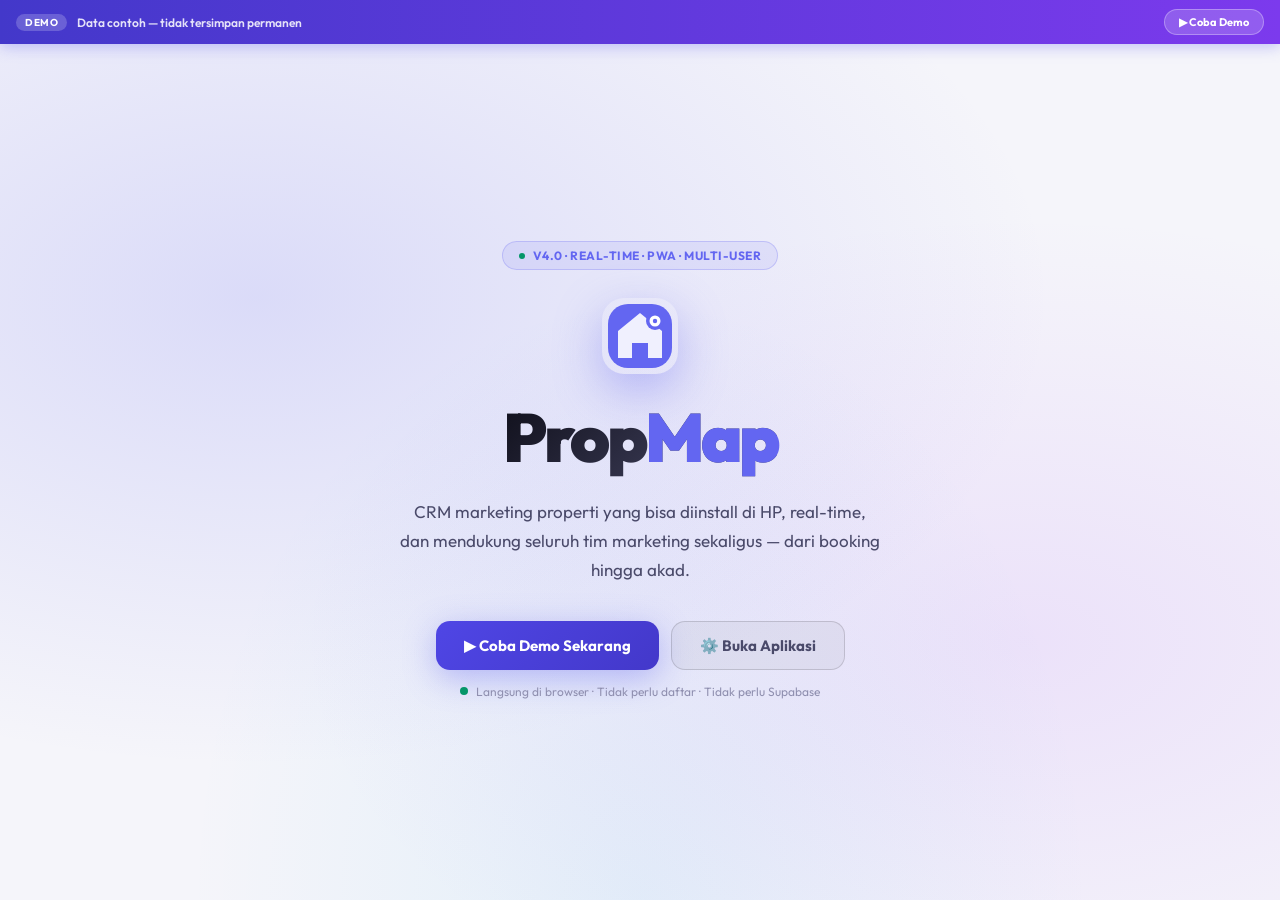
<file: demo.html>
<!DOCTYPE html>
<html lang="id">
<head>
<meta charset="UTF-8"/>
<meta name="viewport" content="width=device-width,initial-scale=1,maximum-scale=1,user-scalable=no"/>
<meta name="theme-color" content="#050508"/>
<meta name="mobile-web-app-capable" content="yes"/>
<meta name="apple-mobile-web-app-capable" content="yes"/>
<title>PropMap — Demo</title>
<link href="https://fonts.googleapis.com/css2?family=Outfit:wght@300;400;500;600;700;800;900&family=JetBrains+Mono:wght@400;500;600&display=swap" rel="stylesheet"/>
<link rel="stylesheet" href="css/main.css"/>
<style>
/* ── DEMO BANNER ── */
.demo-banner {
  position: fixed; top: 0; left: 0; right: 0; z-index: 9999;
  background: linear-gradient(90deg, #4338ca, #7c3aed);
  padding: 9px max(env(safe-area-inset-right),16px) 9px max(env(safe-area-inset-left),16px);
  display: flex; align-items: center; justify-content: space-between; gap: 10px;
  box-shadow: 0 2px 16px rgba(99,102,241,.4);
}
.demo-badge { background: rgba(255,255,255,.2); border-radius: var(--r-full); padding: 2px 9px; font-size: 10px; font-weight: 700; color: #fff; letter-spacing: .5px; flex-shrink: 0; }
.demo-msg { font-size: 12px; font-weight: 600; color: rgba(255,255,255,.85); flex: 1; min-width: 0; overflow: hidden; text-overflow: ellipsis; white-space: nowrap; }
.demo-btn { padding: 5px 14px; border-radius: var(--r-full); background: rgba(255,255,255,.18); border: 1px solid rgba(255,255,255,.3); color: #fff; font-size: 11px; font-weight: 700; cursor: pointer; white-space: nowrap; flex-shrink: 0; font-family: var(--font-body); transition: background .2s; }
.demo-btn:hover { background: rgba(255,255,255,.28); }

/* Offset konten supaya tidak tertutup banner */
#landing, #shell { padding-top: 40px; }
#shell { padding-top: 0; margin-top: 40px; height: calc(100dvh - 40px) !important; }

/* ════════════════════════════
   LANDING PAGE
════════════════════════════ */
#landing { overflow-y: auto; overflow-x: hidden; background: var(--bg-base); }
html.light #landing { background: var(--bg-base); }

/* Hero */
.lp-hero {
  min-height: calc(100vh - 40px);
  display: flex; flex-direction: column; align-items: center; justify-content: center;
  padding: 60px 24px; text-align: center; position: relative; overflow: hidden;
}
.lp-hero::before {
  content: ''; position: absolute; inset: 0; pointer-events: none;
  background:
    radial-gradient(ellipse at 20% 30%, rgba(99,102,241,.18), transparent 55%),
    radial-gradient(ellipse at 80% 70%, rgba(168,85,247,.12), transparent 50%),
    radial-gradient(ellipse at 50% 100%, rgba(14,165,233,.08), transparent 50%);
}
.lp-hero::after {
  content: ''; position: absolute; inset: 0; pointer-events: none;
  background-image: linear-gradient(rgba(255,255,255,.018) 1px, transparent 1px), linear-gradient(90deg, rgba(255,255,255,.018) 1px, transparent 1px);
  background-size: 40px 40px;
  mask-image: radial-gradient(ellipse at center, black 20%, transparent 80%);
}
.hero-badge {
  display: inline-flex; align-items: center; gap: 8px;
  background: rgba(99,102,241,.1); border: 1px solid rgba(99,102,241,.25);
  border-radius: var(--r-full); padding: 6px 16px;
  font-size: 12px; font-weight: 700; color: var(--brand-light);
  letter-spacing: .5px; text-transform: uppercase;
  margin-bottom: 28px; position: relative; z-index: 1;
}
.hero-ldot { width: 6px; height: 6px; border-radius: 50%; background: var(--emerald); animation: livePulse 2s infinite; display: inline-block; }
.hero-mark {
  width: 76px; height: 76px; border-radius: 22px;
  background: linear-gradient(135deg, var(--brand), var(--violet));
  display: flex; align-items: center; justify-content: center;
  font-size: 38px; box-shadow: 0 16px 48px rgba(99,102,241,.4);
  margin: 0 auto 20px; position: relative; z-index: 1;
}
.hero-title {
  font-size: clamp(42px, 9vw, 68px); font-weight: 900; letter-spacing: -3px;
  margin-bottom: 18px; position: relative; z-index: 1;
  background: linear-gradient(135deg, var(--text-1), var(--text-2));
  -webkit-background-clip: text; -webkit-text-fill-color: transparent; background-clip: text;
}
.hero-title em { font-style: normal; -webkit-text-fill-color: var(--brand-light); }
.hero-sub {
  font-size: clamp(14px, 2.5vw, 17px); color: var(--text-2);
  max-width: 480px; line-height: 1.7; margin-bottom: 36px; position: relative; z-index: 1;
}
.hero-cta { display: flex; gap: 12px; flex-wrap: wrap; justify-content: center; position: relative; z-index: 1; }
.btn-cta {
  padding: 14px 28px; border-radius: var(--r-md); font-size: 15px; font-weight: 700;
  cursor: pointer; text-decoration: none; display: inline-flex; align-items: center; gap: 8px;
  transition: all .2s; border: none; font-family: var(--font-body);
}
.btn-cta-primary {
  background: linear-gradient(135deg, var(--brand), #4338ca); color: #fff;
  box-shadow: 0 8px 32px rgba(99,102,241,.4);
}
.btn-cta-primary:hover { transform: translateY(-2px); box-shadow: 0 12px 40px rgba(99,102,241,.5); }
.btn-cta-secondary {
  background: rgba(255,255,255,.06); border: 1.5px solid var(--glass-border-hi); color: var(--text-2);
}
.btn-cta-secondary:hover { background: rgba(255,255,255,.1); color: var(--text-1); }
html.light .btn-cta-secondary { background: rgba(0,0,0,.04); border-color: var(--glass-border-hi); }
.hero-note { display: flex; align-items: center; gap: 8px; margin-top: 14px; font-size: 12px; color: var(--text-3); position: relative; z-index: 1; }

/* Features */
.lp-section { padding: 72px 24px; max-width: 1040px; margin: 0 auto; }
.lp-section-alt { background: var(--bg-raised); border-top: 1px solid var(--glass-border); border-bottom: 1px solid var(--glass-border); }
.lp-section-alt > .lp-inner { max-width: 1040px; margin: 0 auto; padding: 72px 24px; }
.lp-section-title { font-size: clamp(22px, 4vw, 32px); font-weight: 800; letter-spacing: -1.2px; text-align: center; margin-bottom: 8px; }
.lp-section-sub { font-size: 14px; color: var(--text-2); text-align: center; margin-bottom: 44px; }

.feat-grid { display: grid; grid-template-columns: repeat(auto-fit, minmax(260px, 1fr)); gap: 12px; }
.feat-card {
  background: var(--bg-overlay); border: 1px solid var(--glass-border);
  border-radius: 18px; padding: 22px;
  transition: border-color .2s, transform .2s;
}
.feat-card:hover { border-color: rgba(99,102,241,.3); transform: translateY(-2px); }
.feat-ico { font-size: 26px; margin-bottom: 12px; }
.feat-title { font-size: 15px; font-weight: 700; letter-spacing: -.3px; margin-bottom: 5px; }
.feat-desc { font-size: 13px; color: var(--text-2); line-height: 1.65; }

/* Stats row */
.stats-row { display: grid; grid-template-columns: repeat(auto-fit, minmax(140px, 1fr)); gap: 16px; margin-bottom: 44px; }
.stat-item { text-align: center; }
.stat-num { font-size: 36px; font-weight: 900; letter-spacing: -2px; color: var(--brand-light); font-family: var(--font-mono); }
.stat-lbl { font-size: 12px; color: var(--text-3); font-weight: 600; margin-top: 4px; }

/* Pipeline visual */
.pipe-visual { display: flex; align-items: center; gap: 0; justify-content: center; flex-wrap: wrap; gap: 4px; margin: 32px 0; }
.pipe-step {
  display: flex; flex-direction: column; align-items: center; gap: 8px;
  padding: 16px 20px; border-radius: var(--r-lg);
  border: 1px solid var(--glass-border); background: var(--bg-overlay);
  min-width: 100px; flex: 1; max-width: 160px;
}
.pipe-step-ico { font-size: 22px; }
.pipe-step-lbl { font-size: 11px; font-weight: 700; letter-spacing: .2px; }
.pipe-arrow { color: var(--text-4); font-size: 18px; flex-shrink: 0; }
.ps-booking { border-top: 3px solid var(--brand); }
.ps-dp { border-top: 3px solid var(--amber); }
.ps-berkas { border-top: 3px solid var(--violet); }
.ps-selesai { border-top: 3px solid var(--emerald); }
.ps-batal { border-top: 3px solid var(--rose); }

/* CTA bottom */
.lp-cta { text-align: center; }

/* Footer */
.lp-footer { padding: 40px 24px; text-align: center; border-top: 1px solid var(--glass-border); }
.footer-logo { display: inline-flex; align-items: center; gap: 10px; margin-bottom: 10px; }
.footer-mark { width: 32px; height: 32px; border-radius: 10px; background: linear-gradient(135deg, var(--brand), var(--violet)); display: flex; align-items: center; justify-content: center; font-size: 16px; }
.footer-wordmark { font-size: 18px; font-weight: 800; letter-spacing: -1px; }
.footer-wordmark em { font-style: normal; color: var(--brand-light); }
.footer-links { display: flex; gap: 20px; justify-content: center; flex-wrap: wrap; margin-top: 12px; }
.footer-links a { font-size: 12px; color: var(--text-3); text-decoration: none; transition: color .2s; }
.footer-links a:hover { color: var(--text-1); }

/* New feature badges */
.new-badge { display: inline-block; background: var(--emerald-soft); color: var(--emerald); border: 1px solid rgba(16,185,129,.25); border-radius: var(--r-full); font-size: 9px; font-weight: 800; padding: 1px 7px; letter-spacing: .5px; text-transform: uppercase; margin-left: 6px; vertical-align: middle; }

/* Demo app: sort button in filter */
.filter-divider { width: 1px; height: 20px; background: var(--glass-border); flex-shrink: 0; align-self: center; margin: 0 2px; }
.sort-btn { font-family: var(--font-mono); letter-spacing: 0; padding: 6px 12px; }
.sort-btn.on { background: var(--amber-soft); border-color: rgba(245,158,11,.4); color: var(--amber); }

/* Berkas checklist in demo */
.berkas-item { display: flex; align-items: center; gap: 12px; padding: 11px 0; border-bottom: 1px solid var(--glass-border); cursor: pointer; transition: opacity .1s; }
.berkas-item:last-child { border-bottom: none; }
.berkas-item:active { opacity: .7; }
.berkas-check { width: 22px; height: 22px; border-radius: 7px; border: 2px solid var(--bg-float); display: flex; align-items: center; justify-content: center; font-size: 12px; flex-shrink: 0; transition: all .2s; }
.berkas-check.done { background: var(--emerald); border-color: var(--emerald); }
.berkas-label { font-size: 13px; flex: 1; font-weight: 500; }
.berkas-label.done { color: var(--text-3); text-decoration: line-through; }

/* Kalender demo */
.cal-header { display: flex; align-items: center; justify-content: space-between; padding: 20px 20px 12px; }
.cal-nav-btn { width: 36px; height: 36px; border-radius: var(--r-sm); background: var(--glass-10); border: 1px solid var(--glass-border); color: var(--text-2); font-size: 16px; cursor: pointer; display: flex; align-items: center; justify-content: center; transition: all .2s; }
.cal-month-label { font-size: 16px; font-weight: 800; letter-spacing: -.5px; }
.cal-grid { display: grid; grid-template-columns: repeat(7, 1fr); gap: 2px; padding: 0 12px 8px; }
.cal-day-name { text-align: center; font-size: 10px; font-weight: 700; color: var(--text-4); padding: 6px 0; letter-spacing: .5px; }
.cal-day { aspect-ratio: 1; display: flex; align-items: center; justify-content: center; border-radius: 8px; cursor: pointer; font-size: 13px; font-weight: 500; color: var(--text-2); transition: all .15s; }
.cal-day:hover { background: var(--glass-10); }
.cal-day.today { background: var(--brand-soft); color: var(--brand-light); font-weight: 800; }
.cal-day.has-event::after { content: ''; position: absolute; bottom: 3px; left: 50%; transform: translateX(-50%); width: 4px; height: 4px; border-radius: 50%; background: var(--amber); }
.cal-day { position: relative; }
.cal-day.other-month { color: var(--text-4); opacity: .4; }
.cal-events { padding: 8px 20px 20px; }
.cal-events-title { font-size: 11px; font-weight: 700; color: var(--text-3); text-transform: uppercase; letter-spacing: .8px; margin-bottom: 10px; }
.cal-event-item { display: flex; align-items: center; gap: 12px; padding: 10px 14px; background: var(--bg-overlay); border: 1px solid var(--glass-border); border-radius: var(--r-md); margin-bottom: 8px; }
.cal-event-dot { width: 8px; height: 8px; border-radius: 50%; flex-shrink: 0; }
.cal-event-name { font-size: 13px; font-weight: 600; }
.cal-event-meta { font-size: 11px; color: var(--text-3); margin-top: 2px; }
</style>
</head>
<body>

<!-- ══ DEMO BANNER ══ -->
<div class="demo-banner">
  <span class="demo-badge">DEMO</span>
  <span class="demo-msg" id="bannerMsg">Data contoh — tidak tersimpan permanen</span>
  <button class="demo-btn" id="bannerBtn" onclick="toggleView()">▶ Coba Demo</button>
</div>

<!-- ══ TOAST ══ -->
<div class="toast" id="toast"></div>

<!-- ══════════════════════════════
     LANDING PAGE
══════════════════════════════ -->
<div id="landing">

  <!-- Hero -->
  <section class="lp-hero">
    <div class="hero-badge"><span class="hero-ldot"></span>v4.0 · Real-time · PWA · Multi-user</div>
    <div class="hero-mark" style="background:transparent;width:76px;height:76px;padding:0"><svg width="64" height="64" viewBox="0 0 64 64" fill="none"><rect width="64" height="64" rx="20" fill="#6366f1"/><path d="M32 9L10 27V54H24V39H40V54H54V27L32 9Z" fill="white" opacity="0.9"/><circle cx="47" cy="17" r="9" fill="#6366f1"/><circle cx="47" cy="17" r="5.5" fill="white"/><circle cx="47" cy="17" r="2.2" fill="#6366f1"/></svg></div>
    <h1 class="hero-title">Prop<em>Map</em></h1>
    <p class="hero-sub">CRM marketing properti yang bisa diinstall di HP, real-time, dan mendukung seluruh tim marketing sekaligus — dari booking hingga akad.</p>
    <div class="hero-cta">
      <button class="btn-cta btn-cta-primary" onclick="enterDemo()">▶ Coba Demo Sekarang</button>
      <a href="https://propmapid.netlify.app/" class="btn-cta btn-cta-secondary">⚙️ Buka Aplikasi</a>
    </div>
    <div class="hero-note">
      <span class="live-dot" style="width:8px;height:8px"></span>
      Langsung di browser · Tidak perlu daftar · Tidak perlu Supabase
    </div>
  </section>

  <!-- Pipeline visual -->
  <div class="lp-section-alt">
    <div class="lp-inner">
      <div class="lp-section-title">Pipeline Konsumen</div>
      <div class="lp-section-sub">Kelola setiap tahap perjalanan konsumen dari booking hingga akad selesai</div>
      <div class="pipe-visual">
        <div class="pipe-step ps-booking"><div class="pipe-step-ico">📋</div><div class="pipe-step-lbl">Booking</div></div>
        <div class="pipe-arrow">→</div>
        <div class="pipe-step ps-dp"><div class="pipe-step-ico">💰</div><div class="pipe-step-lbl">Proses DP</div></div>
        <div class="pipe-arrow">→</div>
        <div class="pipe-step ps-berkas"><div class="pipe-step-ico">📁</div><div class="pipe-step-lbl">Kumpul Berkas</div></div>
        <div class="pipe-arrow">→</div>
        <div class="pipe-step ps-selesai"><div class="pipe-step-ico">✅</div><div class="pipe-step-lbl">Selesai</div></div>
        <div class="pipe-arrow">/</div>
        <div class="pipe-step ps-batal"><div class="pipe-step-ico">❌</div><div class="pipe-step-lbl">Batal</div></div>
      </div>
    </div>
  </div>

  <!-- Features -->
  <div class="lp-section">
    <div class="lp-section-title">Semua yang Dibutuhkan Tim Marketing</div>
    <div class="lp-section-sub">Satu aplikasi untuk seluruh proses — dari pertama kali konsumen datang hingga akad selesai</div>
    <div class="feat-grid">
      <div class="feat-card">
        <div class="feat-ico">⚡</div>
        <div class="feat-title">Real-time Sync</div>
        <div class="feat-desc">Data tersinkronisasi ke semua HP tim secara instan via WebSocket. Satu konsumen diupdate, semua marketing langsung lihat.</div>
      </div>
      <div class="feat-card">
        <div class="feat-ico">👥</div>
        <div class="feat-title">Multi-user & Role</div>
        <div class="feat-desc">Login per marketing. Admin lihat seluruh data tim, Marketing hanya lihat data konsumen miliknya sendiri.</div>
      </div>
      <div class="feat-card">
        <div class="feat-ico">📲</div>
        <div class="feat-title">Install di HP (PWA)</div>
        <div class="feat-desc">Progressive Web App — install di Android & iPhone tanpa App Store. Tampil seperti aplikasi native.</div>
      </div>
      <div class="feat-card">
        <div class="feat-ico">📁</div>
        <div class="feat-title">Checklist Berkas Dinamis <span class="new-badge">Baru</span></div>
        <div class="feat-desc">Item checklist bisa ditambah, diedit, dan dihapus sesuai kebutuhan. Upload foto dokumen langsung ke cloud storage.</div>
      </div>
      <div class="feat-card">
        <div class="feat-ico">📅</div>
        <div class="feat-title">Kalender Follow-up <span class="new-badge">Baru</span></div>
        <div class="feat-desc">Jadwalkan follow-up konsumen di kalender. Pengingat otomatis H-1 dan hari-H saat waktu follow-up tiba.</div>
      </div>
      <div class="feat-card">
        <div class="feat-ico">📊</div>
        <div class="feat-title">Grafik & Laporan <span class="new-badge">Baru</span></div>
        <div class="feat-desc">Chart distribusi pipeline, tren penjualan 6 bulan, dan sumber leads. Filter per periode. Export ke PDF & CSV.</div>
      </div>
      <div class="feat-card">
        <div class="feat-ico">📥</div>
        <div class="feat-title">Import Excel / CSV <span class="new-badge">Baru</span></div>
        <div class="feat-desc">Upload data konsumen dari file Excel atau CSV sekaligus. Sistem otomatis mendeteksi nama kolom yang berbeda-beda.</div>
      </div>
      <div class="feat-card">
        <div class="feat-ico">🔔</div>
        <div class="feat-title">Pengingat Otomatis</div>
        <div class="feat-desc">Alert follow-up, berkas kurang, dan DP belum selesai. Notifikasi muncul langsung di header aplikasi.</div>
      </div>
      <div class="feat-card">
        <div class="feat-ico">🏆</div>
        <div class="feat-title">Ranking Tim</div>
        <div class="feat-desc">Laporan performa dan ranking seluruh anggota tim marketing untuk Admin. Lihat siapa yang paling produktif.</div>
      </div>
      <div class="feat-card">
        <div class="feat-ico">🌙</div>
        <div class="feat-title">Tema Gelap & Terang</div>
        <div class="feat-desc">Toggle tema kapan saja dari header atau pengaturan. Tersimpan otomatis, mengikuti preferensi sistem HP.</div>
      </div>
      <div class="feat-card">
        <div class="feat-ico">🔐</div>
        <div class="feat-title">Keamanan Row-Level</div>
        <div class="feat-desc">Row Level Security di PostgreSQL memastikan data marketing tidak bisa diakses marketing lain — di level database.</div>
      </div>
      <div class="feat-card">
        <div class="feat-ico">💻</div>
        <div class="feat-title">Tampilan Desktop <span class="new-badge">Baru</span></div>
        <div class="feat-desc">Sidebar navigasi di desktop dengan layout 2 panel. Konten terpusat maksimal 800px, tidak melebar di layar lebar.</div>
      </div>
    </div>
  </div>

  <!-- CTA -->
  <div class="lp-section-alt">
    <div class="lp-inner lp-cta">
      <div class="lp-section-title">Siap Dicoba?</div>
      <div class="lp-section-sub">Demo langsung di browser dengan data contoh — semua fitur bisa dijelajahi tanpa daftar</div>
      <div class="hero-cta" style="justify-content:center">
        <button class="btn-cta btn-cta-primary" onclick="enterDemo()">▶ Masuk ke Demo</button>
        <a href="index.html" class="btn-cta btn-cta-secondary">⚙️ Buka Aplikasi Asli</a>
      </div>
    </div>
  </div>

  <!-- Footer -->
  <footer class="lp-footer">
    <div class="footer-logo">
      <div class="footer-mark" style="background:transparent;width:32px;height:32px;padding:0;border-radius:0"><svg width="32" height="32" viewBox="0 0 32 32" fill="none"><rect width="32" height="32" rx="9" fill="#6366f1"/><path d="M16 6L6 14V26H13V19H19V26H26V14L16 6Z" fill="white" opacity="0.9"/><circle cx="23" cy="10" r="4.5" fill="#6366f1"/><circle cx="23" cy="10" r="2.8" fill="white"/><circle cx="23" cy="10" r="1.1" fill="#6366f1"/></svg></div>
      <div class="footer-wordmark">Prop<em>Map</em></div>
    </div>
    <div style="font-size:13px;color:var(--text-3)">CRM Marketing Properti · Real-time · Multi-user · PWA</div>
    <div class="footer-links">
      <a href="index.html">Buka Aplikasi</a>
      <a href="https://supabase.com" target="_blank">Supabase</a>
      <a href="https://vercel.com" target="_blank">Vercel</a>
    </div>
    <div style="margin-top:20px;font-size:11px;color:var(--text-4)">PropMap v4.0 · MIT License · Dibuat untuk tim marketing properti Indonesia</div>
  </footer>
</div>

<!-- ══════════════════════════════
     APP (DEMO MODE)
══════════════════════════════ -->
<div id="shell">
  <header class="header">
    <div class="header-brand">
     <div class="header-mark" style="background:transparent;padding:0;width:28px;height:28px"><svg width="28" height="28" viewBox="0 0 28 28" fill="none"><rect width="28" height="28" rx="8" fill="#6366f1"/><path d="M14 5L5 12.5V22H11V17H17V22H23V12.5L14 5Z" fill="white" opacity="0.9"/><circle cx="20" cy="9" r="4" fill="#6366f1"/><circle cx="20" cy="9" r="2.5" fill="white"/><circle cx="20" cy="9" r="1" fill="#6366f1"/></svg></div>
      <div class="header-name">Prop<em>Map</em></div>
    </div>
    <div class="header-right">
      <div class="pill-user">
        <div class="pill-avatar av0">A</div>
        <span class="pill-uname">Admin Demo</span>
        <span class="pill-role admin">Admin</span>
      </div>
      <button class="hbtn" id="themeBtnHdr" onclick="quickTheme()">🌙</button>
      <button class="hbtn" onclick="openNotifDemo()" id="notifBtn">
        🔔<span class="notif-pip show" id="notifPip"></span>
      </button>
    </div>
  </header>

  <div class="scroll-area" id="scrollArea">

    <!-- DASHBOARD -->
    <div class="page on" id="pg-dashboard">
      <div class="dash-hero">
        <div class="hero-content">
          <div class="hero-greeting">Halo 👋 <span class="live-badge"><span class="live-dot"></span>Demo</span></div>
          <div class="hero-name">Admin Demo<br><span class="accent">Selamat bekerja!</span></div>
          <div class="stat-row">
            <div class="stat-tile t-brand"><div class="tile-label">Total Konsumen</div><div class="tile-value" id="stTotal">—</div><div class="tile-sub">Semua tim</div></div>
            <div class="stat-tile t-emerald"><div class="tile-label">Akad Selesai</div><div class="tile-value" id="stSelesai">—</div><div class="tile-sub">Transaksi tuntas</div></div>
            <div class="stat-tile t-amber"><div class="tile-label">Proses DP</div><div class="tile-value" id="stDP">—</div><div class="tile-sub">Menunggu</div></div>
            <div class="stat-tile t-violet"><div class="tile-label">Booking</div><div class="tile-value" id="stBooking">—</div><div class="tile-sub">Antrian</div></div>
          </div>
        </div>
      </div>
      <div class="section"><div class="section-head"><div class="section-title"><span class="sticon">📊</span>Pipeline</div></div><div class="pipe-scroll" id="pipeScroll"></div></div>
      <div class="section" style="margin-bottom:16px">
        <div class="section-head"><div class="section-title"><span class="sticon">🕐</span>Terbaru</div><div class="section-link" onclick="switchPg('konsumen')">Lihat semua →</div></div>
        <div class="feed-list" id="feedList"></div>
      </div>
    </div>

    <!-- KONSUMEN -->
    <div class="page" id="pg-konsumen">
      <div class="search-zone">
        <div class="search-box">
          <span class="search-ico">🔍</span>
          <input type="search" class="search-field" placeholder="Cari nama, HP, unit..." id="searchFld" oninput="renderKons()"/>
        </div>
      </div>
      <div class="filter-row">
        <button class="ftag on" data-f="semua" onclick="setFilter('semua')">Semua</button>
        <button class="ftag" data-f="booking" onclick="setFilter('booking')">📋 Booking</button>
        <button class="ftag" data-f="dp" onclick="setFilter('dp')">💰 Proses DP</button>
        <button class="ftag" data-f="berkas" onclick="setFilter('berkas')">📁 Berkas</button>
        <button class="ftag" data-f="selesai" onclick="setFilter('selesai')">✅ Selesai</button>
        <button class="ftag" data-f="batal" onclick="setFilter('batal')">❌ Batal</button>
        <div class="filter-divider"></div>
        <button class="ftag sort-btn" id="sortBtn" onclick="toggleSort()">A→Z</button>
      </div>
      <div class="kons-feed" id="konsFeed"></div>
      <button class="fab" onclick="toast('Demo: tambah konsumen tidak tersimpan permanen 😊', 'ℹ️')">＋</button>
    </div>

    <!-- KALENDER -->
    <div class="page" id="pg-kalender">
      <div class="cal-header">
        <button class="cal-nav-btn" onclick="calPrev()">‹</button>
        <div class="cal-month-label" id="calMonthLabel"></div>
        <div style="display:flex;gap:6px">
          <button class="cal-nav-btn" onclick="calToday()" style="font-size:11px;width:auto;padding:0 10px">Hari Ini</button>
          <button class="cal-nav-btn" onclick="calNext()">›</button>
        </div>
      </div>
      <div class="cal-grid" id="calGrid"></div>
      <div class="cal-events" id="calEvents"></div>
    </div>

    <!-- LAPORAN -->
    <div class="page" id="pg-laporan">
      <div class="lap-kpi" id="lapKpi"></div>
      <div class="section" style="margin-top:16px"><div class="section-head"><div class="section-title"><span class="sticon">🎯</span>Pipeline Progress</div></div><div class="prog-list" id="lapProg"></div></div>
      <div class="section" style="margin-top:8px;margin-bottom:16px"><div class="section-head"><div class="section-title"><span class="sticon">📅</span>Target Bulan Ini</div></div><div id="lapTarget"></div></div>
    </div>

    <!-- PENGATURAN -->
    <div class="page" id="pg-pengaturan">
      <div class="set-profile-hero">
        <div class="set-big-av av0">A</div>
        <div>
          <div style="font-size:18px;font-weight:800;letter-spacing:-.6px">Admin Demo</div>
          <div class="set-email">admin@PropMap-demo.id</div>
        </div>
      </div>
      <div class="set-group">
        <div class="set-group-label">Tampilan</div>
        <div class="set-form">
          <div class="theme-toggle-wrap">
            <div class="theme-toggle-info"><div class="theme-toggle-name" id="themeLabel">🌙 Tema Gelap</div><div class="theme-toggle-desc" id="themeDesc">Saat ini menggunakan tema gelap</div></div>
            <label class="toggle-pill"><input type="checkbox" id="themeToggle" onchange="setTheme(this.checked)"/><div class="toggle-track"><div class="toggle-thumb" id="toggleThumb">🌙</div></div></label>
          </div>
        </div>
      </div>
      <div class="set-group">
        <div class="set-group-label">Tentang Demo</div>
        <div class="set-form">
          <div class="set-row" style="cursor:default">
            <div class="set-row-info"><div class="set-row-name">📊 PropMap v4.0</div><div class="set-row-desc">Mode Demo · Data tidak tersimpan permanen</div></div>
          </div>
          <div class="set-row" onclick="window.open('index.html','_self')">
            <div class="set-row-info"><div class="set-row-name">⚙️ Pasang Versi Asli</div><div class="set-row-desc">Hubungkan ke Supabase untuk fitur penuh</div></div>
            <div class="set-arrow">›</div>
          </div>
          <div class="set-row" onclick="backToLanding()">
            <div class="set-row-info"><div class="set-row-name">🏠 Kembali ke Landing Page</div><div class="set-row-desc">Lihat fitur, screenshot, dan panduan setup</div></div>
            <div class="set-arrow">›</div>
          </div>
        </div>
      </div>
      <div style="text-align:center;padding:24px 20px;color:var(--text-4);font-size:11px">PropMap v4.0 · Demo Mode · Data tidak tersimpan</div>
    </div>

  </div><!-- /scroll-area -->

  <nav class="tabbar">
    <div class="sidebar-logo"><span class="sidebar-logo-mark">🎯</span><span class="sidebar-logo-text">Market<em>Pro</em></span></div>
    <div class="sidebar-user" id="sidebarUser" style="display:none">
      <div class="sidebar-user-av av0">A</div>
      <div class="sidebar-user-info"><div class="sidebar-user-name">Admin Demo</div><div class="sidebar-user-role">👑 Admin</div></div>
    </div>
    <button class="tab on" id="tab-dashboard" data-label="Dashboard" onclick="switchPg('dashboard')"><span class="tab-ico">🏠</span>Dashboard</button>
    <button class="tab" id="tab-konsumen" data-label="Konsumen" onclick="switchPg('konsumen')"><span class="tab-ico">👥</span>Konsumen</button>
    <button class="tab" id="tab-kalender" data-label="Kalender" onclick="switchPg('kalender')"><span class="tab-ico">📅</span>Kalender</button>
    <button class="tab" id="tab-laporan" data-label="Laporan" onclick="switchPg('laporan')"><span class="tab-ico">📊</span>Laporan</button>
    <button class="tab" id="tab-pengaturan" data-label="Pengaturan" onclick="switchPg('pengaturan')"><span class="tab-ico">⚙️</span>Pengaturan</button>
    <div class="sidebar-bottom" id="sidebarBottom" style="display:none">
      <button class="sidebar-action" onclick="quickTheme()"><span id="sidebarThemeIco">🌙</span><span>Ganti Tema</span></button>
      <button class="sidebar-action" onclick="openNotifDemo()"><span>🔔</span><span>Pengingat</span></button>
      <button class="sidebar-action danger" onclick="backToLanding()"><span>🏠</span><span>Landing Page</span></button>
    </div>
  </nav>
</div>

<!-- MODALS -->
<div class="modal-bg" id="modalDetail"><div class="modal-sheet" id="detailSheet"></div></div>
<div class="modal-bg" id="modalNotif">
  <div class="modal-sheet">
    <div class="sheet-pill"></div>
    <div class="sheet-head"><div class="sheet-title">🔔 Pengingat</div><button class="sheet-close" onclick="closeModal('modalNotif')">✕</button></div>
    <div class="sheet-body" id="notifBody"></div>
  </div>
</div>

<script>
// ══════════════════════════════════════
// DATA DEMO
// ══════════════════════════════════════
const DEMO_DATA = [
  {id:'k1',nama:'Budi Santoso',hp:'081234567890',unit:'T36/72',kavling:'A-05',harga:350000000,dp:5000000,status:'booking',tgl_booking:'2025-03-10',tgl_followup:'2025-03-25',kpr:'kpr-btn',sumber:'referral',catatan:'Konsumen aktif, follow up tiap Senin',berkas:[{key:'ktp',label:'KTP / e-KTP',done:true},{key:'kk',label:'Kartu Keluarga',done:false}],log:[{action:'Konsumen ditambahkan',time:'2025-03-10T09:00:00Z',note:'Pertama kali kunjungi lokasi'}],owner_name:'Rani Putri'},
  {id:'k2',nama:'Siti Rahma',hp:'082198765432',unit:'T45/90',kavling:'B-12',harga:450000000,dp:15000000,status:'dp',tgl_booking:'2025-02-20',tgl_followup:'2025-03-22',kpr:'kpr-bni',sumber:'medsos',catatan:'Sedang proses BI checking',berkas:[{key:'ktp',label:'KTP / e-KTP',done:true},{key:'kk',label:'Kartu Keluarga',done:true},{key:'slip',label:'Slip Gaji / SK Kerja',done:true}],log:[{action:'Konsumen ditambahkan',time:'2025-02-20T10:00:00Z',note:''},{action:'Status: Booking → Proses DP',time:'2025-02-28T14:00:00Z',note:''}],owner_name:'Doni Setiawan'},
  {id:'k3',nama:'Andi Firmansyah',hp:'085678901234',unit:'T36/60',kavling:'C-08',harga:280000000,dp:20000000,status:'berkas',tgl_booking:'2025-01-15',tgl_followup:null,kpr:'subsidi',sumber:'pameran',catatan:'Berkas hampir lengkap',berkas:[{key:'ktp',label:'KTP / e-KTP',done:true},{key:'kk',label:'Kartu Keluarga',done:true},{key:'slip',label:'Slip Gaji',done:true},{key:'tabungan',label:'Rekening Tabungan',done:true},{key:'npwp',label:'NPWP',done:true},{key:'surat',label:'Surat Lainnya',done:false}],log:[{action:'Konsumen ditambahkan',time:'2025-01-15T11:00:00Z',note:''},{action:'Status: Booking → Proses DP',time:'2025-01-25T09:00:00Z',note:''},{action:'Status: Proses DP → Kumpul Berkas',time:'2025-02-05T15:00:00Z',note:''}],owner_name:'Rani Putri'},
  {id:'k4',nama:'Dewi Lestari',hp:'087712345678',unit:'T54/120',kavling:'D-03',harga:650000000,dp:65000000,status:'selesai',tgl_booking:'2024-12-05',tgl_followup:null,kpr:'cash-keras',sumber:'referral',catatan:'Akad sudah selesai ✅',berkas:[{key:'ktp',label:'KTP / e-KTP',done:true},{key:'kk',label:'Kartu Keluarga',done:true}],log:[{action:'Konsumen ditambahkan',time:'2024-12-05T08:00:00Z',note:''},{action:'Status: Booking → Selesai',time:'2025-01-10T10:00:00Z',note:'Akad berjalan lancar'}],owner_name:'Doni Setiawan'},
  {id:'k5',nama:'Rizky Pratama',hp:'081387654321',unit:'T36/72',kavling:'A-11',harga:360000000,dp:5000000,status:'booking',tgl_booking:'2025-03-14',tgl_followup:'2025-03-28',kpr:'kpr-mandiri',sumber:'walk-in',catatan:'Pertama kali kunjungi lokasi',berkas:[],log:[{action:'Konsumen ditambahkan',time:'2025-03-14T14:00:00Z',note:'Walk in dari spanduk'}],owner_name:'Rani Putri'},
  {id:'k6',nama:'Maya Indah',hp:'082345678901',unit:'T45/90',kavling:'B-07',harga:480000000,dp:25000000,status:'selesai',tgl_booking:'2024-11-20',tgl_followup:null,kpr:'kpr-bri',sumber:'website',catatan:'',berkas:[{key:'ktp',label:'KTP / e-KTP',done:true},{key:'kk',label:'Kartu Keluarga',done:true}],log:[{action:'Konsumen ditambahkan',time:'2024-11-20T09:00:00Z',note:''},{action:'Status: Booking → Selesai',time:'2024-12-28T11:00:00Z',note:''}],owner_name:'Doni Setiawan'},
  {id:'k7',nama:'Hendra Kurniawan',hp:'089876543210',unit:'T36/60',kavling:'C-15',harga:275000000,dp:0,status:'batal',tgl_booking:'2025-02-01',tgl_followup:null,kpr:'subsidi',sumber:'brosur',catatan:'Tidak jadi karena pindah kota',berkas:[{key:'ktp',label:'KTP / e-KTP',done:true}],log:[{action:'Konsumen ditambahkan',time:'2025-02-01T10:00:00Z',note:''},{action:'Status: Booking → Batal',time:'2025-02-15T16:00:00Z',note:'Pindah kota'}],owner_name:'Rani Putri'},
  {id:'k8',nama:'Putri Ayu Wulandari',hp:'081567890123',unit:'T54/120',kavling:'E-02',harga:720000000,dp:72000000,status:'berkas',tgl_booking:'2025-02-10',tgl_followup:'2025-03-20',kpr:'cash-bertahap',sumber:'referral',catatan:'Klien VIP, hubungi dengan sopan',berkas:[{key:'ktp',label:'KTP / e-KTP',done:true},{key:'kk',label:'Kartu Keluarga',done:true},{key:'slip',label:'Slip Gaji',done:true}],log:[{action:'Konsumen ditambahkan',time:'2025-02-10T13:00:00Z',note:'Referral dari konsumen lama'},{action:'Status: Booking → Kumpul Berkas',time:'2025-03-01T09:00:00Z',note:''}],owner_name:'Doni Setiawan'},
];

let demoKons = JSON.parse(JSON.stringify(DEMO_DATA));
let curPg = 'dashboard', curFilter = 'semua', curSort = '', mode = 'landing';
let calYear = new Date().getFullYear(), calMonth = new Date().getMonth();

// ── VIEW TOGGLE ─────────────────────────────────
function enterDemo() {
  mode = 'app';
  document.getElementById('landing').style.display = 'none';
  document.getElementById('shell').classList.add('show');
  document.getElementById('bannerMsg').textContent = 'Mode Demo · Data tidak tersimpan';
  document.getElementById('bannerBtn').textContent = '← Landing Page';
  // sidebar desktop
  const isDesktop = window.innerWidth >= 768;
  document.getElementById('sidebarUser').style.display   = isDesktop ? 'flex' : 'none';
  document.getElementById('sidebarBottom').style.display = isDesktop ? 'flex' : 'none';
  initTheme(); renderDash(); renderKons();
}
function backToLanding() {
  mode = 'landing';
  document.getElementById('landing').style.display = 'block';
  document.getElementById('shell').classList.remove('show');
  document.getElementById('bannerMsg').textContent = 'Data contoh — tidak tersimpan permanen';
  document.getElementById('bannerBtn').textContent = '▶ Coba Demo';
}
function toggleView() { mode === 'app' ? backToLanding() : enterDemo(); }

// ── NAVIGATION ────────────────────────────────
function switchPg(p) {
  document.querySelectorAll('.page').forEach(x => x.classList.remove('on'));
  document.querySelectorAll('.tab').forEach(x => x.classList.remove('on'));
  document.getElementById('pg-' + p).classList.add('on');
  document.getElementById('tab-' + p).classList.add('on');
  curPg = p;
  document.getElementById('scrollArea').scrollTop = 0;
  if (p === 'dashboard') renderDash();
  if (p === 'laporan')   renderLap();
  if (p === 'kalender')  renderCal();
}

// ── DASHBOARD ─────────────────────────────────
function renderDash() {
  const k = demoKons;
  document.getElementById('stTotal').textContent   = k.length;
  document.getElementById('stSelesai').textContent = k.filter(x => x.status === 'selesai').length;
  document.getElementById('stDP').textContent      = k.filter(x => x.status === 'dp').length;
  document.getElementById('stBooking').textContent = k.filter(x => x.status === 'booking').length;
  const pipes = [{f:'booking',l:'Booking',c:0},{f:'dp',l:'Proses DP',c:1},{f:'berkas',l:'Berkas',c:2},{f:'selesai',l:'Selesai',c:3},{f:'batal',l:'Batal',c:4}];
  const pcMap = ['booking','dp','berkas','selesai','batal'];
  document.getElementById('pipeScroll').innerHTML = pipes.map(p => `
    <div class="pc-${p.f}" onclick="setFilter('${p.f}');switchPg('konsumen')">
      <div class="pipe-card"><div class="pipe-num">${k.filter(x => x.status === p.f).length}</div><div class="pipe-label">${p.l}</div></div>
    </div>`).join('');
  document.getElementById('feedList').innerHTML = k.slice(0, 5).map((k, i) => `
    <div class="feed-item" onclick="openDet('${k.id}')">
      <div class="feed-av av${i % 8}">${k.nama.charAt(0)}</div>
      <div class="feed-info">
        <div class="feed-name">${k.nama}</div>
        <div class="feed-meta"><span>${k.unit || '—'}</span><span class="feed-dot"></span><span class="s-badge s-${k.status}" style="font-size:9px;padding:2px 7px">${sLabel(k.status)}</span><span class="feed-dot"></span><span>${k.owner_name}</span></div>
      </div>
      <div class="feed-time">${relTime(k.log[0]?.time || new Date().toISOString())}</div>
    </div>`).join('');
}

// ── KONSUMEN ──────────────────────────────────
function setFilter(f) {
  curFilter = f;
  document.querySelectorAll('.ftag').forEach(c => c.classList.toggle('on', c.dataset.f === f));
  renderKons();
}
function toggleSort() {
  curSort = curSort === '' ? 'az' : curSort === 'az' ? 'za' : '';
  const btn = document.getElementById('sortBtn');
  btn.textContent = curSort === 'za' ? 'Z→A' : 'A→Z';
  btn.classList.toggle('on', curSort !== '');
  renderKons();
}
function renderKons() {
  const q = (document.getElementById('searchFld')?.value || '').toLowerCase();
  let list = [...demoKons];
  if (curFilter !== 'semua') list = list.filter(k => k.status === curFilter);
  if (q) list = list.filter(k => k.nama.toLowerCase().includes(q) || (k.hp || '').includes(q) || (k.unit || '').toLowerCase().includes(q));
  if (curSort === 'az') list.sort((a, b) => a.nama.localeCompare(b.nama, 'id'));
  if (curSort === 'za') list.sort((a, b) => b.nama.localeCompare(a.nama, 'id'));
  const el = document.getElementById('konsFeed');
  if (!list.length) { el.innerHTML = `<div class="empty-state"><div class="empty-ico">🔍</div><div class="empty-title">Tidak ditemukan</div><div class="empty-sub">Ubah filter atau kata kunci</div></div>`; return; }
  el.innerHTML = list.map(k => {
    const bOk  = (k.berkas||[]).filter(b => b.done).length;
    const bTot = (k.berkas||[]).length;
    const hasFollowup = k.tgl_followup && new Date(k.tgl_followup + 'T00:00:00') >= new Date(new Date().toDateString());
    return `<div class="kons-card st-${k.status}" onclick="openDet('${k.id}')">
      <div class="card-top">
        <div>
          <div class="card-name">${k.nama}</div>
          <div class="card-unit">${k.unit || '—'} · Kav. ${k.kavling || '—'}</div>
          <div class="card-owner">👤 ${k.owner_name}</div>
        </div>
        <div style="display:flex;flex-direction:column;align-items:flex-end;gap:4px">
          <span class="s-badge s-${k.status}">${sLabel(k.status)}</span>
          ${hasFollowup ? `<span style="font-size:9px;color:var(--amber);font-weight:700">📅 ${fDateShort(k.tgl_followup)}</span>` : ''}
        </div>
      </div>
      <div class="card-footer">
        <div class="card-stat">📞 ${k.hp}</div>
        <div class="card-stat">💰 ${fRp(k.harga)}</div>
        <div class="card-stat">📁 ${bOk}/${bTot || '—'}</div>
      </div>
    </div>`;
  }).join('');
}

// ── DETAIL ────────────────────────────────────
function openDet(id) {
  const k = demoKons.find(x => x.id === id); if (!k) return;
  const ci = Math.abs(hsh(id)) % 8;
  const logHtml = (k.log || []).slice().reverse().map(l => `
    <div class="tl-item"><div class="tl-dot">📌</div>
    <div class="tl-body"><div class="tl-action">${l.action}</div><div class="tl-time">${fDate(l.time)}</div>${l.note ? `<div class="tl-note">${l.note}</div>` : ''}</div></div>`).join('') || `<div style="color:var(--text-4);font-size:12px;padding:8px 0">Belum ada log</div>`;
  const berkasHtml = (k.berkas || []).map(bx => `
    <div class="berkas-item" onclick="toggleBerkas('${id}','${bx.key}')">
      <div class="berkas-check ${bx.done ? 'done' : ''}">${bx.done ? '✓' : ''}</div>
      <div class="berkas-label ${bx.done ? 'done' : ''}">${bx.label}</div>
    </div>`).join('') || `<div style="color:var(--text-4);font-size:12px;padding:12px 0">Belum ada item berkas. Tambah di versi asli.</div>`;

  document.getElementById('detailSheet').innerHTML = `
    <div class="sheet-pill"></div>
    <div class="sheet-head"><div class="sheet-title">Detail Konsumen</div><button class="sheet-close" onclick="closeModal('modalDetail')">✕</button></div>
    <div class="det-hero">
      <div class="det-avatar av${ci}">${k.nama.charAt(0)}</div>
      <div>
        <div class="det-name">${k.nama}</div>
        <div class="det-unit">${k.unit || '—'} · Kav. ${k.kavling || '—'}</div>
        <span class="s-badge s-${k.status}" style="display:inline-block;margin-top:6px">${sLabel(k.status)}</span>
        ${k.tgl_followup ? `<div style="font-size:11px;color:var(--amber);margin-top:4px;font-weight:600">📅 Follow-up: ${fDateShort(k.tgl_followup)}</div>` : ''}
      </div>
    </div>
    <div class="qa-row">
      <button class="qa-btn qa-call" onclick="toast('📞 Demo: Telepon ${k.hp}','📞')"><span class="qa-ico">📞</span>Telepon</button>
      <button class="qa-btn qa-wa"   onclick="toast('💬 Demo: Buka WhatsApp','💬')"><span class="qa-ico">💬</span>WhatsApp</button>
      <button class="qa-btn qa-edit" onclick="toast('✏️ Demo: Edit tidak tersimpan permanen','')"><span class="qa-ico">✏️</span>Edit</button>
      <button class="qa-btn qa-log"  onclick="demoAddLog('${id}')"><span class="qa-ico">📝</span>Catat</button>
    </div>
    <div class="det-section">
      <div class="det-sec-label">Informasi</div>
      <div class="det-row"><span class="det-key">No. HP</span><span class="det-val" style="color:var(--brand-light)">${k.hp}</span></div>
      <div class="det-row"><span class="det-key">Harga Unit</span><span class="det-val" style="color:var(--brand-light)">${fRpFull(k.harga)}</span></div>
      <div class="det-row"><span class="det-key">Jumlah DP</span><span class="det-val">${fRpFull(k.dp)}</span></div>
      <div class="det-row"><span class="det-key">Tgl. Booking</span><span class="det-val">${k.tgl_booking || '—'}</span></div>
      <div class="det-row"><span class="det-key">Follow-up</span><span class="det-val" style="color:var(--amber)">${k.tgl_followup ? fDateShort(k.tgl_followup) : '—'}</span></div>
      <div class="det-row"><span class="det-key">Pembiayaan</span><span class="det-val">${kprLabel(k.kpr)}</span></div>
      <div class="det-row"><span class="det-key">Sumber</span><span class="det-val">${sumberLabel(k.sumber)}</span></div>
      <div class="det-row"><span class="det-key">Marketing</span><span class="det-val">${k.owner_name}</span></div>
      ${k.catatan ? `<div class="det-row" style="flex-direction:column;gap:6px"><span class="det-key">Catatan</span><div class="tl-note">${k.catatan}</div></div>` : ''}
    </div>
    <div class="det-section">
      <div class="det-sec-label">Checklist Berkas & Dokumen</div>
      <div class="berkas-grid">${berkasHtml}</div>
    </div>
    <div class="det-section" style="padding-bottom:24px">
      <div class="det-sec-label">Log Aktivitas</div>
      <div class="tl" style="padding-top:8px">${logHtml}</div>
    </div>`;
  openModal('modalDetail');
}

function toggleBerkas(id, key) {
  const k = demoKons.find(x => x.id === id); if (!k) return;
  const item = (k.berkas || []).find(b => b.key === key); if (!item) return;
  item.done = !item.done;
  k.log.push({ action: `Berkas ${item.label}: ${item.done ? '✅ Sudah' : '❌ Belum'}`, time: new Date().toISOString(), note: '' });
  toast(item.done ? `${item.label} ✓` : `${item.label} belum`, item.done ? '✅' : '📋');
  openDet(id);
}

function demoAddLog(id) {
  const note = prompt('Tambah catatan (demo):'); if (!note) return;
  const k = demoKons.find(x => x.id === id); if (!k) return;
  k.log.push({ action: 'Catatan ditambahkan', time: new Date().toISOString(), note });
  toast('Catatan ditambahkan (sesi ini)', '📝');
  openDet(id);
}

// ── KALENDER ──────────────────────────────────
function renderCal() {
  const today = new Date();
  document.getElementById('calMonthLabel').textContent =
    new Date(calYear, calMonth, 1).toLocaleDateString('id-ID', { month: 'long', year: 'numeric' });
  const firstDay = new Date(calYear, calMonth, 1).getDay();
  const daysInMonth = new Date(calYear, calMonth + 1, 0).getDate();
  const daysInPrev  = new Date(calYear, calMonth, 0).getDate();
  const evMap = {};
  demoKons.forEach(k => {
    if (k.tgl_followup) {
      const key = k.tgl_followup.slice(0, 10);
      if (!evMap[key]) evMap[key] = [];
      evMap[key].push(k);
    }
  });
  const days = ['Min','Sen','Sel','Rab','Kam','Jum','Sab'];
  let html = days.map(d => `<div class="cal-day-name">${d}</div>`).join('');
  for (let i = firstDay - 1; i >= 0; i--) html += `<div class="cal-day other-month">${daysInPrev - i}</div>`;
  for (let d = 1; d <= daysInMonth; d++) {
    const ds = `${calYear}-${String(calMonth+1).padStart(2,'0')}-${String(d).padStart(2,'0')}`;
    const isToday = d === today.getDate() && calMonth === today.getMonth() && calYear === today.getFullYear();
    let cls = 'cal-day' + (isToday ? ' today' : '') + (evMap[ds] ? ' has-event' : '');
    html += `<div class="${cls}">${d}</div>`;
  }
  const total = firstDay + daysInMonth;
  const rem = total % 7 === 0 ? 0 : 7 - (total % 7);
  for (let d = 1; d <= rem; d++) html += `<div class="cal-day other-month">${d}</div>`;
  document.getElementById('calGrid').innerHTML = html;

  // Upcoming events
  const todayD = new Date(today.toDateString());
  const limit  = new Date(todayD); limit.setDate(todayD.getDate() + 14);
  const upcoming = demoKons.filter(k => k.tgl_followup && new Date(k.tgl_followup + 'T00:00:00') >= todayD && new Date(k.tgl_followup + 'T00:00:00') <= limit).sort((a, b) => a.tgl_followup.localeCompare(b.tgl_followup));
  const statusColors = { booking: 'var(--brand)', dp: 'var(--amber)', berkas: 'var(--violet)', selesai: 'var(--emerald)', batal: 'var(--rose)' };
  document.getElementById('calEvents').innerHTML = `
    <div class="cal-events-title">Follow-up 14 Hari ke Depan</div>
    ${upcoming.length ? upcoming.map(k => `
      <div class="cal-event-item" onclick="openDet('${k.id}')">
        <div class="cal-event-dot" style="background:${statusColors[k.status] || 'var(--brand)'}"></div>
        <div><div class="cal-event-name">${k.nama}</div><div class="cal-event-meta">${sLabel(k.status)} · ${k.unit || '—'} · ${k.owner_name}</div></div>
        <div style="font-size:11px;font-family:var(--font-mono);color:var(--text-4);flex-shrink:0">${fDateShort(k.tgl_followup)}</div>
      </div>`).join('') : `<div style="text-align:center;padding:24px;color:var(--text-4);font-size:13px">Tidak ada jadwal follow-up</div>`}`;
}
function calPrev() { if (calMonth === 0) { calMonth = 11; calYear--; } else calMonth--; renderCal(); }
function calNext() { if (calMonth === 11) { calMonth = 0; calYear++; } else calMonth++; renderCal(); }
function calToday() { calYear = new Date().getFullYear(); calMonth = new Date().getMonth(); renderCal(); }

// ── LAPORAN ───────────────────────────────────
function renderLap() {
  const k = demoKons;
  const selesai = k.filter(x => x.status === 'selesai').length;
  const nilai   = k.filter(x => x.status === 'selesai').reduce((s, x) => s + (x.harga || 0), 0);
  const dp      = k.reduce((s, x) => s + (x.dp || 0), 0);
  document.getElementById('lapKpi').innerHTML = `
    <div class="kpi-card kc-blue"><div class="kpi-icon">👥</div><div class="kpi-label">Total Konsumen</div><div class="kpi-value">${k.length}</div></div>
    <div class="kpi-card kc-green"><div class="kpi-icon">✅</div><div class="kpi-label">Akad Selesai</div><div class="kpi-value">${selesai}</div></div>
    <div class="kpi-card kc-amber"><div class="kpi-icon">💵</div><div class="kpi-label">Nilai Jual</div><div class="kpi-value" style="font-size:17px">${fRp(nilai)}</div></div>
    <div class="kpi-card kc-violet"><div class="kpi-icon">🏦</div><div class="kpi-label">DP Masuk</div><div class="kpi-value" style="font-size:17px">${fRp(dp)}</div></div>`;
  const pipes = [{k:'booking',l:'Booking',c:'#6366f1'},{k:'dp',l:'Proses DP',c:'#f59e0b'},{k:'berkas',l:'Kumpul Berkas',c:'#a855f7'},{k:'selesai',l:'Selesai',c:'#10b981'},{k:'batal',l:'Batal',c:'#f43f5e'}];
  document.getElementById('lapProg').innerHTML = pipes.map(p => {
    const cnt = k.filter(x => x.status === p.k).length;
    const pct = k.length ? Math.round(cnt / k.length * 100) : 0;
    return `<div class="prog-item"><div class="prog-head"><span class="prog-name">${p.l}</span><span class="prog-meta">${cnt} · ${pct}%</span></div><div class="prog-track"><div class="prog-fill" style="width:${pct}%;background:${p.c}"></div></div></div>`;
  }).join('');
  const pct = Math.min(Math.round(selesai / 8 * 100), 100);
  document.getElementById('lapTarget').innerHTML = `
    <div class="target-card">
      <div class="target-head"><div><div class="target-label">Akad Selesai</div><div style="font-size:11px;color:var(--text-3);margin-top:2px">Target bulan ini</div></div>
      <div class="target-num">${selesai}<span style="font-size:14px;color:var(--text-3);font-family:var(--font-body);font-weight:500"> / 8</span></div></div>
      <div class="target-track"><div class="target-fill" style="width:${pct}%"></div></div>
      <div class="target-pct">${pct}% tercapai</div>
    </div>`;
}

// ── NOTIF ─────────────────────────────────────
function openNotifDemo() {
  const today = new Date(); const r = [];
  demoKons.forEach(k => {
    if (k.tgl_followup) { const fd = new Date(k.tgl_followup + 'T00:00:00'); const diff = Math.floor((fd - today) / 86400000); if (diff === 0) r.push({ico:'📅',txt:`${k.nama} — Follow-up HARI INI!`,col:'var(--rose)'}); else if (diff === 1) r.push({ico:'📅',txt:`${k.nama} — Follow-up besok`,col:'var(--amber)'}); }
    if (k.status === 'booking' && k.tgl_booking) { const d = Math.floor((today - new Date(k.tgl_booking)) / 86400000); if (d >= 7) r.push({ico:'⏰',txt:`${k.nama} — Booking ${d} hari lalu, follow up!`,col:'var(--amber)'}); }
    if (k.status === 'berkas') { const m = (k.berkas||[]).filter(b => !b.done).length; if (m > 0) r.push({ico:'📁',txt:`${k.nama} — ${m} berkas belum`,col:'var(--violet)'}); }
    if (k.status === 'dp') r.push({ico:'💰',txt:`${k.nama} — Proses DP belum selesai`,col:'var(--brand-light)'});
  });
  document.getElementById('notifBody').innerHTML = r.length
    ? r.map(x => `<div style="display:flex;gap:12px;padding:12px 0;border-bottom:1px solid var(--glass-border);align-items:flex-start"><span style="font-size:20px;flex-shrink:0">${x.ico}</span><span style="font-size:13px;color:${x.col};font-weight:600;line-height:1.5">${x.txt}</span></div>`).join('')
    : `<div class="empty-state"><div class="empty-ico">🎉</div><div class="empty-title">Semua beres!</div></div>`;
  openModal('modalNotif');
}

// ── THEME ─────────────────────────────────────
function applyTheme(isLight, animate) {
  const html = document.documentElement;
  if (animate) { html.classList.add('theme-anim'); setTimeout(() => html.classList.remove('theme-anim'), 400); }
  html.classList.toggle('light', isLight);
  document.querySelector('meta[name="theme-color"]')?.setAttribute('content', isLight ? '#f5f5fa' : '#050508');
  ['themeToggle'].forEach(id => { const el = document.getElementById(id); if (el) el.checked = isLight; });
  ['toggleThumb'].forEach(id => { const el = document.getElementById(id); if (el) el.textContent = isLight ? '☀️' : '🌙'; });
  const lbl = document.getElementById('themeLabel'); if (lbl) lbl.textContent = isLight ? '☀️ Tema Terang' : '🌙 Tema Gelap';
  const dsc = document.getElementById('themeDesc');  if (dsc) dsc.textContent  = isLight ? 'Saat ini menggunakan tema terang' : 'Saat ini menggunakan tema gelap';
  const hdr = document.getElementById('themeBtnHdr'); if (hdr) hdr.textContent = isLight ? '☀️' : '🌙';
  const sdi = document.getElementById('sidebarThemeIco'); if (sdi) sdi.textContent = isLight ? '☀️' : '🌙';
}
function setTheme(l) { localStorage.setItem('mp_theme', l ? 'light' : 'dark'); applyTheme(l, true); toast(l ? 'Tema terang aktif ☀️' : 'Tema gelap aktif 🌙', ''); }
function quickTheme() { const nl = !document.documentElement.classList.contains('light'); localStorage.setItem('mp_theme', nl ? 'light' : 'dark'); applyTheme(nl, true); toast(nl ? 'Tema terang aktif ☀️' : 'Tema gelap aktif 🌙', ''); }
function initTheme() { const s = localStorage.getItem('mp_theme'); applyTheme(s ? s === 'light' : window.matchMedia('(prefers-color-scheme: light)').matches, false); }

// ── MODAL ─────────────────────────────────────
function openModal(id)  { document.getElementById(id).classList.add('open'); }
function closeModal(id) { document.getElementById(id).classList.remove('open'); }
document.querySelectorAll('.modal-bg').forEach(el => el.addEventListener('click', e => { if (e.target === el) el.classList.remove('open'); }));

// ── TOAST ─────────────────────────────────────
let _tt;
function toast(msg, ico = '') {
  const t = document.getElementById('toast');
  t.textContent = ico ? ico + ' ' + msg : msg;
  t.classList.add('show'); clearTimeout(_tt);
  _tt = setTimeout(() => t.classList.remove('show'), 2600);
}

// ── HELPERS ───────────────────────────────────
function sLabel(s) { return {booking:'Booking',dp:'Proses DP',berkas:'Kumpul Berkas',selesai:'Selesai',batal:'Batal'}[s] || s; }
function kprLabel(s) { return {'kpr-btn':'KPR BTN','kpr-bni':'KPR BNI','kpr-bri':'KPR BRI','kpr-mandiri':'KPR Mandiri','kpr-bsm':'KPR Syariah','cash-keras':'Cash Keras','cash-bertahap':'Cash Bertahap','subsidi':'KPR Subsidi FLPP'}[s] || s || '—'; }
function sumberLabel(s) { return {referral:'Referral',medsos:'Media Sosial',pameran:'Pameran',brosur:'Brosur',website:'Website','walk-in':'Walk In',telepon:'Telepon'}[s] || s || '—'; }
function fRp(n) { if (!n) return 'Rp 0'; return 'Rp ' + Number(n).toLocaleString('id-ID'); }
function fRpFull(n) { return n ? 'Rp ' + Number(n).toLocaleString('id-ID') : 'Rp 0'; }
function fDate(iso) { if (!iso) return '—'; const d = new Date(iso); return d.toLocaleDateString('id-ID', {day:'numeric',month:'short',year:'numeric',hour:'2-digit',minute:'2-digit'}); }
function fDateShort(iso) { if (!iso) return '—'; const d = new Date(iso + 'T00:00:00'); return d.toLocaleDateString('id-ID', {day:'numeric',month:'short',year:'numeric'}); }
function relTime(iso) { const diff = Date.now() - new Date(iso); const m = Math.floor(diff/60000); if (m < 1) return 'baru saja'; if (m < 60) return m + 'm lalu'; const h = Math.floor(m/60); if (h < 24) return h + 'j lalu'; return Math.floor(h/24) + 'h lalu'; }
function hsh(s) { let h = 0; for (let i = 0; i < (s||'').length; i++) { h = ((h<<5)-h)+s.charCodeAt(i); h|=0; } return h; }

// Init
initTheme();
</script>
</body>
</html>
</file>
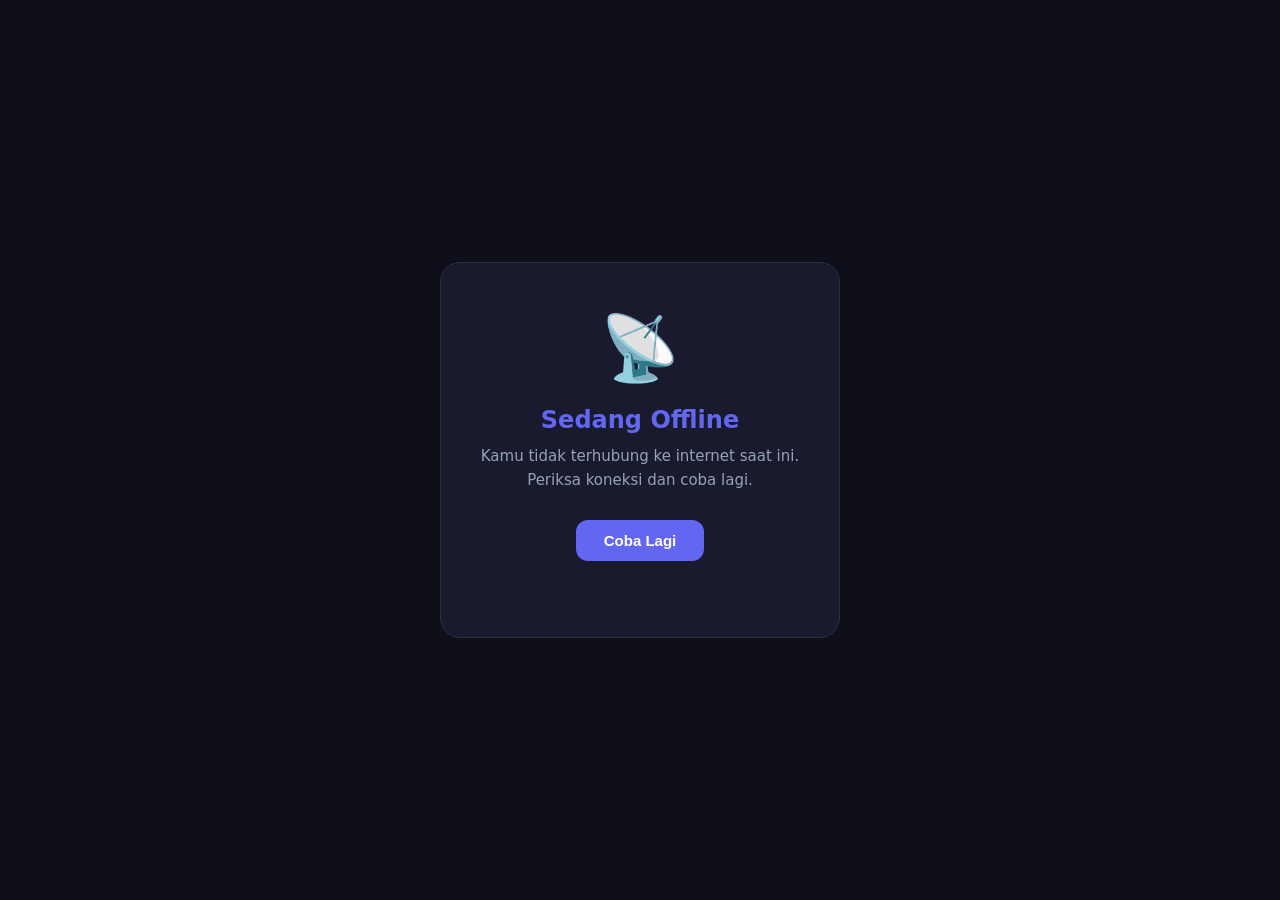
<file: offline.html>
<!DOCTYPE html>
<html lang="id">
<head>
  <meta charset="UTF-8"/>
  <meta name="viewport" content="width=device-width, initial-scale=1.0"/>
  <meta name="theme-color" content="#6366f1"/>
  <link rel="manifest" href="/manifest.json"/>
  <title>PropMap — Offline</title>
  <style>
    *{box-sizing:border-box;margin:0;padding:0}
    body{
      font-family:'Outfit',system-ui,sans-serif;
      background:#0f0f1a;
      color:#e2e8f0;
      min-height:100dvh;
      display:flex;
      align-items:center;
      justify-content:center;
      padding:24px;
    }
    .card{
      background:#1a1a2e;
      border:1px solid #2d2d44;
      border-radius:20px;
      padding:48px 36px;
      max-width:400px;
      width:100%;
      text-align:center;
    }
    .icon{
      font-size:64px;
      margin-bottom:20px;
      display:block;
    }
    h1{
      font-size:24px;
      font-weight:700;
      color:#6366f1;
      margin-bottom:10px;
    }
    p{
      font-size:15px;
      color:#94a3b8;
      line-height:1.6;
      margin-bottom:28px;
    }
    .btn{
      display:inline-block;
      background:#6366f1;
      color:#fff;
      font-size:15px;
      font-weight:600;
      padding:12px 28px;
      border-radius:12px;
      border:none;
      cursor:pointer;
      text-decoration:none;
      transition:background .2s;
    }
    .btn:hover{background:#4f46e5}
    .status{
      margin-top:20px;
      font-size:13px;
      color:#64748b;
    }
  </style>
</head>
<body>
  <div class="card">
    <span class="icon">📡</span>
    <h1>Sedang Offline</h1>
    <p>
      Kamu tidak terhubung ke internet saat ini.<br/>
      Periksa koneksi dan coba lagi.
    </p>
    <button class="btn" onclick="tryReload()">Coba Lagi</button>
    <p class="status" id="statusMsg"></p>
  </div>

  <script>
    function tryReload() {
      const msg = document.getElementById('statusMsg');
      msg.textContent = 'Mengecek koneksi…';
      fetch('/manifest.json', { method: 'HEAD', cache: 'no-store' })
        .then(() => { window.location.href = '/'; })
        .catch(() => { msg.textContent = 'Masih offline. Coba lagi sebentar.'; });
    }

    // Auto-retry setiap 10 detik
    setInterval(() => {
      fetch('/manifest.json', { method: 'HEAD', cache: 'no-store' })
        .then(() => { window.location.href = '/'; })
        .catch(() => {});
    }, 10000);
  </script>
</body>
</html>
</file>
<file: css/main.css>
/* ════════════════════════════════════════
   DESIGN TOKENS — Obsidian Premium
════════════════════════════════════════ */
:root {
  --bg-base:     #050508;
  --bg-raised:   #0c0c12;
  --bg-overlay:  #111118;
  --bg-elevated: #18181f;
  --bg-float:    #1e1e28;

  --glass-10: rgba(255,255,255,0.04);
  --glass-20: rgba(255,255,255,0.07);
  --glass-30: rgba(255,255,255,0.10);
  --glass-border: rgba(255,255,255,0.08);
  --glass-border-hi: rgba(255,255,255,0.15);

  --brand:       #6366f1;
  --brand-light: #818cf8;
  --brand-glow:  rgba(99,102,241,0.35);
  --brand-soft:  rgba(99,102,241,0.12);

  --emerald:     #10b981;
  --emerald-soft:rgba(16,185,129,0.12);
  --amber:       #f59e0b;
  --amber-soft:  rgba(245,158,11,0.12);
  --rose:        #f43f5e;
  --rose-soft:   rgba(244,63,94,0.12);
  --violet:      #a855f7;
  --violet-soft: rgba(168,85,247,0.12);
  --sky:         #0ea5e9;
  --sky-soft:    rgba(14,165,233,0.12);

  --text-1: #f0f0f8;
  --text-2: #9898b8;
  --text-3: #4a4a68;
  --text-4: #2e2e42;

  --success: #10b981;
  --warning: #f59e0b;
  --danger:  #f43f5e;
  --info:    #6366f1;

  --r-sm: 10px;
  --r-md: 14px;
  --r-lg: 20px;
  --r-xl: 26px;
  --r-full: 999px;

  --font-body:  'Outfit', sans-serif;
  --font-serif: 'Instrument Serif', serif;
  --font-mono:  'JetBrains Mono', monospace;

  --shadow-sm:  0 2px 8px rgba(0,0,0,0.4);
  --shadow-md:  0 4px 24px rgba(0,0,0,0.5);
  --shadow-lg:  0 12px 48px rgba(0,0,0,0.6);
  --shadow-brand: 0 8px 32px rgba(99,102,241,0.3);
}

/* ════════════════════════════════════════
   RESET & BASE
════════════════════════════════════════ */
*, *::before, *::after { margin:0; padding:0; box-sizing:border-box; -webkit-tap-highlight-color:transparent; }
html { height:100%; font-size:16px; }
body {
  font-family: var(--font-body);
  background: var(--bg-base);
  color: var(--text-1);
  height: 100dvh;
  overflow: hidden;
  display: flex;
  flex-direction: column;
  -webkit-font-smoothing: antialiased;
}
input, select, textarea, button { font-family: var(--font-body); }
::selection { background: var(--brand-soft); color: var(--brand-light); }
select option { background: #111118; color: var(--text-1); }
html.light select option { background: #ffffff; color: #0f0f1a; }

/* ════════════════════════════════════════
   LOADING SCREEN
════════════════════════════════════════ */
#loading {
  position: fixed; inset: 0; z-index: 9999;
  background: var(--bg-base);
  display: flex; flex-direction: column;
  align-items: center; justify-content: center; gap: 28px;
}
.loading-logo { display: flex; align-items: center; gap: 14px; animation: fadeUp .6s ease both; }
.loading-mark {
  width: 52px; height: 52px; border-radius: 16px;
  background: linear-gradient(135deg, var(--brand), var(--violet));
  display: flex; align-items: center; justify-content: center;
  font-size: 24px; box-shadow: var(--shadow-brand);
}
.loading-wordmark { font-size: 28px; font-weight: 800; letter-spacing: -1.5px; color: var(--text-1); }
.loading-wordmark em { font-style: normal; color: var(--brand-light); }
.loading-bar-wrap {
  width: 120px; height: 3px; background: var(--bg-float);
  border-radius: var(--r-full); overflow: hidden; animation: fadeUp .6s .2s ease both;
}
.loading-bar {
  height: 100%; width: 0%;
  background: linear-gradient(90deg, var(--brand), var(--violet));
  border-radius: var(--r-full); animation: loadBar 1.4s .3s ease forwards;
}
.loading-label { font-size: 13px; color: var(--text-3); font-weight: 500; animation: fadeUp .6s .3s ease both; letter-spacing: .3px; }
@keyframes loadBar { to { width: 100%; } }
@keyframes fadeUp { from { opacity:0; transform:translateY(10px); } to { opacity:1; transform:translateY(0); } }
#loading.out { animation: fadeOut .4s ease forwards; }
@keyframes fadeOut { to { opacity:0; pointer-events:none; } }

/* ════════════════════════════════════════
   AUTH SCREEN
════════════════════════════════════════ */
#auth {
  position: fixed; inset: 0; z-index: 800;
  display: none; align-items: center; justify-content: center;
  padding: max(env(safe-area-inset-top), 24px) max(env(safe-area-inset-right), 20px) max(env(safe-area-inset-bottom), 24px) max(env(safe-area-inset-left), 20px);
  background: var(--bg-base); overflow-y: auto;
}
#auth.show { display: flex; }
#auth::before, #auth::after {
  content: ''; position: fixed; border-radius: 50%;
  pointer-events: none; filter: blur(80px); opacity: .35;
}
#auth::before { width: 400px; height: 400px; background: radial-gradient(circle, #6366f1, transparent 70%); top: -100px; left: -100px; }
#auth::after  { width: 300px; height: 300px; background: radial-gradient(circle, #a855f7, transparent 70%); bottom: -80px; right: -80px; }

.auth-card {
  width: 100%; max-width: 400px;
  background: var(--bg-overlay);
  border: 1px solid var(--glass-border-hi);
  border-radius: var(--r-xl); padding: 36px 32px;
  box-shadow: var(--shadow-lg), 0 0 0 1px rgba(99,102,241,.08);
  position: relative; z-index: 1; animation: fadeUp .5s ease;
}
.auth-brand { display: flex; align-items: center; gap: 12px; margin-bottom: 32px; }
.auth-mark { width: 42px; height: 42px; border-radius: 13px; background: linear-gradient(135deg, var(--brand), var(--violet)); display: flex; align-items: center; justify-content: center; font-size: 20px; box-shadow: var(--shadow-brand); }
.auth-wordmark { font-size: 22px; font-weight: 800; letter-spacing: -1px; }
.auth-wordmark em { font-style: normal; color: var(--brand-light); }
.auth-heading { font-size: 24px; font-weight: 700; letter-spacing: -.5px; margin-bottom: 4px; }
.auth-sub { font-size: 14px; color: var(--text-2); margin-bottom: 28px; }
.auth-tabs { display: flex; background: var(--bg-elevated); border-radius: var(--r-md); padding: 4px; margin-bottom: 26px; }
.auth-tab { flex: 1; padding: 9px 0; border-radius: 10px; border: none; background: none; color: var(--text-3); font-size: 13px; font-weight: 600; cursor: pointer; transition: all .25s; font-family: var(--font-body); }
.auth-tab.on { background: var(--bg-float); color: var(--text-1); box-shadow: 0 1px 4px rgba(0,0,0,.4); }

.field { margin-bottom: 16px; }
.field-label { display: block; font-size: 11px; font-weight: 700; color: var(--text-3); text-transform: uppercase; letter-spacing: 1px; margin-bottom: 7px; }
.field-input { width: 100%; padding: 13px 16px; background: var(--bg-elevated); border: 1.5px solid var(--glass-border); border-radius: var(--r-md); color: var(--text-1); font-size: 14px; font-weight: 500; outline: none; transition: border-color .2s, box-shadow .2s; }
.field-input:focus { border-color: var(--brand); box-shadow: 0 0 0 3px var(--brand-soft); }
.field-input::placeholder { color: var(--text-4); }
.pw-wrap { position: relative; }
.pw-wrap .field-input { padding-right: 46px; }
.pw-eye { position: absolute; right: 0; top: 0; bottom: 0; width: 44px; display: flex; align-items: center; justify-content: center; background: none; border: none; cursor: pointer; color: var(--text-3); font-size: 17px; border-radius: 0 var(--r-md) var(--r-md) 0; transition: color .2s; }
.pw-eye:hover { color: var(--text-1); }
.auth-error { font-size: 13px; color: var(--rose); background: var(--rose-soft); border: 1px solid rgba(244,63,94,.2); border-radius: var(--r-sm); padding: 10px 14px; margin-bottom: 16px; display: none; }
.auth-error.show { display: block; animation: shake .3s ease; }
@keyframes shake { 0%,100%{transform:translateX(0)} 25%{transform:translateX(-4px)} 75%{transform:translateX(4px)} }
.auth-success { font-size: 13px; color: var(--emerald); background: rgba(16,185,129,.1); border: 1px solid rgba(16,185,129,.2); border-radius: var(--r-sm); padding: 10px 14px; margin-bottom: 14px; display: none; line-height: 1.5; }
.auth-success.show { display: block; animation: fadeUp .3s ease; }
.auth-link-row { display: flex; justify-content: flex-end; margin-top: 10px; }
.auth-link { font-size: 12px; font-weight: 600; color: var(--brand-light); cursor: pointer; background: none; border: none; padding: 4px 0; transition: opacity .2s; font-family: var(--font-body); text-decoration: underline; text-underline-offset: 3px; }
.auth-back { display: flex; align-items: center; gap: 6px; font-size: 13px; font-weight: 600; color: var(--text-2); cursor: pointer; background: none; border: none; padding: 0 0 16px; font-family: var(--font-body); }
.auth-back::before { content: '←'; font-size: 15px; }
.pass-strength { height: 4px; border-radius: 2px; margin-top: 6px; background: var(--bg-elevated); overflow: hidden; display: none; }
.pass-strength.show { display: block; }
.pass-strength-fill { height: 100%; border-radius: 2px; transition: width .3s, background .3s; }

/* ════════════════════════════════════════
   BUTTONS
════════════════════════════════════════ */
.btn-primary {
  width: 100%; padding: 14px;
  background: linear-gradient(135deg, var(--brand) 0%, #4f46e5 100%);
  border: none; border-radius: var(--r-md); color: #fff;
  font-size: 15px; font-weight: 700; cursor: pointer; letter-spacing: -.2px;
  box-shadow: var(--shadow-brand); transition: all .2s; font-family: var(--font-body); position: relative; overflow: hidden;
}
.btn-primary:active { transform: scale(.98); }
.btn-primary:disabled { opacity: .5; cursor: not-allowed; transform: none; }
.btn-danger { width: 100%; padding: 13px; background: var(--rose-soft); border: 1.5px solid rgba(244,63,94,.25); border-radius: var(--r-md); color: var(--rose); font-size: 14px; font-weight: 700; cursor: pointer; margin-top: 10px; font-family: var(--font-body); transition: all .2s; }
.btn-danger:active { transform: scale(.98); }
.btn-secondary { width: 100%; padding: 12px; background: var(--glass-10); border: 1.5px solid var(--glass-border); border-radius: var(--r-md); color: var(--text-1); font-size: 14px; font-weight: 700; cursor: pointer; font-family: var(--font-body); transition: all .2s; }
.btn-secondary:active { transform: scale(.98); }

/* ════════════════════════════════════════
   APP SHELL
════════════════════════════════════════ */
#shell { display: none; flex-direction: column; height: 100dvh; }
#shell.show { display: flex; }

.header {
  flex-shrink: 0;
  padding-top: max(env(safe-area-inset-top), 12px);
  padding-bottom: 10px;
  padding-left: max(env(safe-area-inset-left), 18px);
  padding-right: max(env(safe-area-inset-right), 18px);
  display: flex; align-items: center; justify-content: space-between; gap: 10px;
  background: rgba(5,5,8,.88);
  backdrop-filter: blur(24px); -webkit-backdrop-filter: blur(24px);
  border-bottom: 1px solid var(--glass-border);
  position: relative; z-index: 40;
}
.header-brand { display: flex; align-items: center; gap: 9px; flex-shrink: 0; }
.header-mark { width: 34px; height: 34px; border-radius: 10px; background: linear-gradient(135deg, var(--brand), var(--violet)); display: flex; align-items: center; justify-content: center; font-size: 16px; flex-shrink: 0; }
.header-name { font-size: 17px; font-weight: 800; letter-spacing: -1px; line-height: 1; }
.header-name em { font-style: normal; color: var(--brand-light); }
.header-right { display: flex; align-items: center; gap: 7px; flex-shrink: 1; min-width: 0; }
.pill-user { display: flex; align-items: center; gap: 6px; background: var(--glass-10); border: 1px solid var(--glass-border); border-radius: var(--r-full); padding: 5px 12px 5px 5px; cursor: default; flex-shrink: 0; }
.pill-avatar { width: 26px; height: 26px; border-radius: 50%; font-size: 11px; font-weight: 800; display: flex; align-items: center; justify-content: center; flex-shrink: 0; }
.pill-uname { font-size: 12px; font-weight: 600; white-space: nowrap; }
.pill-role { display: none; }
.pill-role.admin { background: var(--rose-soft); color: var(--rose); }


.hbtn { width: 40px; height: 40px; border-radius: var(--r-sm); background: var(--glass-10); border: 1px solid var(--glass-border); color: var(--text-2); font-size: 18px; cursor: pointer; display: flex; align-items: center; justify-content: center; transition: all .2s; position: relative; flex-shrink: 0; }
.hbtn:active { transform: scale(.88); }
.notif-pip { position: absolute; top: 7px; right: 7px; width: 8px; height: 8px; border-radius: 50%; background: var(--rose); border: 1.5px solid var(--bg-base); display: none; animation: popIn .3s cubic-bezier(.34,1.56,.64,1); }
.notif-pip.show { display: block; }
@keyframes popIn { from { transform: scale(0); } to { transform: scale(1); } }

.scroll-area { flex: 1; overflow-y: auto; overflow-x: hidden; -webkit-overflow-scrolling: touch; scroll-behavior: smooth; padding-left: env(safe-area-inset-left); padding-right: env(safe-area-inset-right); }
.scroll-area::-webkit-scrollbar { width: 3px; }
.scroll-area::-webkit-scrollbar-track { background: transparent; }
.scroll-area::-webkit-scrollbar-thumb { background: var(--bg-float); border-radius: 2px; }

.tabbar { flex-shrink: 0; background: rgba(5,5,8,.94); backdrop-filter: blur(24px); -webkit-backdrop-filter: blur(24px); border-top: 1px solid var(--glass-border); display: flex; padding-bottom: max(env(safe-area-inset-bottom), 4px); padding-left: max(env(safe-area-inset-left), 0px); padding-right: max(env(safe-area-inset-right), 0px); }
.tab { flex: 1; display: flex; flex-direction: column; align-items: center; gap: 4px; padding: 10px 0 8px; border: none; background: none; color: var(--text-4); font-size: 10px; font-weight: 600; cursor: pointer; transition: color .2s; font-family: var(--font-body); letter-spacing: .3px; min-width: 44px; }
.tab-ico { font-size: 22px; transition: transform .25s cubic-bezier(.34,1.56,.64,1); display: block; }
.tab.on { color: var(--brand-light); }
.tab.on .tab-ico { transform: translateY(-2px) scale(1.1); }

/* ════════════════════════════════════════
   PAGES
════════════════════════════════════════ */
.page { display: none; padding-bottom: 20px; }
.page.on { display: block; animation: pageIn .3s ease; }
@keyframes pageIn { from { opacity:0; transform:translateY(6px); } to { opacity:1; transform:translateY(0); } }

/* ════════════════════════════════════════
   DASHBOARD
════════════════════════════════════════ */
.dash-hero { padding: 28px max(env(safe-area-inset-right), 20px) 24px max(env(safe-area-inset-left), 20px); position: relative; overflow: hidden; background: var(--bg-raised); }
.dash-hero::before { content: ''; position: absolute; inset: 0; background: radial-gradient(ellipse at 10% 50%, rgba(99,102,241,.18) 0%, transparent 60%), radial-gradient(ellipse at 90% 20%, rgba(168,85,247,.12) 0%, transparent 50%); pointer-events: none; }
.dash-hero::after { content: ''; position: absolute; inset: 0; background-image: linear-gradient(rgba(255,255,255,.025) 1px, transparent 1px), linear-gradient(90deg, rgba(255,255,255,.025) 1px, transparent 1px); background-size: 32px 32px; pointer-events: none; mask-image: linear-gradient(to bottom, transparent, black 30%, black 70%, transparent); }
.hero-content { position: relative; z-index: 1; }
.hero-greeting { font-size: 13px; color: var(--text-3); font-weight: 500; margin-bottom: 4px; }
.hero-name { font-size: 26px; font-weight: 800; letter-spacing: -1.2px; line-height: 1.1; margin-bottom: 24px; background: linear-gradient(135deg, var(--text-1), var(--text-2)); -webkit-background-clip: text; -webkit-text-fill-color: transparent; background-clip: text; }
.hero-name .accent { -webkit-text-fill-color: var(--brand-light); }
.stat-row { display: grid; grid-template-columns: 1fr 1fr; gap: 10px; }
.stat-tile { background: var(--glass-10); border: 1px solid var(--glass-border); border-radius: var(--r-lg); padding: 16px 14px; backdrop-filter: blur(12px); position: relative; overflow: hidden; transition: transform .2s; }
.stat-tile:active { transform: scale(.97); }
.stat-tile::before { content: ''; position: absolute; bottom: -20px; right: -10px; width: 70px; height: 70px; border-radius: 50%; opacity: .08; pointer-events: none; }
.stat-tile.t-brand::before { background: var(--brand); }
.stat-tile.t-emerald::before { background: var(--emerald); }
.stat-tile.t-amber::before { background: var(--amber); }
.stat-tile.t-violet::before { background: var(--violet); }
.tile-label { font-size: 11px; color: var(--text-3); font-weight: 600; margin-bottom: 8px; letter-spacing: .3px; }
.tile-value { font-size: 32px; font-weight: 800; font-family: var(--font-mono); letter-spacing: -2px; line-height: 1; }
.tile-sub { font-size: 10px; color: var(--text-4); margin-top: 6px; font-weight: 500; }
.t-brand .tile-value  { color: var(--brand-light); }
.t-emerald .tile-value { color: var(--emerald); }
.t-amber .tile-value  { color: var(--amber); }
.t-violet .tile-value { color: var(--violet); }

.live-badge { display: inline-flex; align-items: center; gap: 5px; font-size: 10px; font-weight: 700; color: var(--emerald); background: var(--emerald-soft); border: 1px solid rgba(16,185,129,.2); border-radius: var(--r-full); padding: 3px 9px; margin-left: 8px; vertical-align: middle; }
.live-dot { width: 6px; height: 6px; border-radius: 50%; background: var(--emerald); animation: livePulse 2s ease infinite; }
@keyframes livePulse { 0%,100% { box-shadow: 0 0 0 0 rgba(16,185,129,.5); } 50% { box-shadow: 0 0 0 4px rgba(16,185,129,0); } }

.section { padding: 20px max(env(safe-area-inset-right), 20px) 0 max(env(safe-area-inset-left), 20px); }
.section-head { display: flex; align-items: center; justify-content: space-between; margin-bottom: 14px; }
.section-title { font-size: 14px; font-weight: 700; letter-spacing: -.3px; display: flex; align-items: center; gap: 7px; }
.section-title .sticon { font-size: 16px; }
.section-link { font-size: 12px; color: var(--brand-light); font-weight: 600; cursor: pointer; transition: opacity .2s; padding: 4px 0; }
.section-link:active { opacity: .6; }

.pipe-scroll { display: flex; gap: 9px; overflow-x: auto; padding-bottom: 4px; scrollbar-width: none; }
.pipe-scroll::-webkit-scrollbar { display: none; }
.pipe-card { flex-shrink: 0; width: 108px; background: var(--bg-overlay); border: 1px solid var(--glass-border); border-radius: var(--r-md); padding: 13px 12px; cursor: pointer; transition: all .2s; position: relative; overflow: hidden; }
.pipe-card::before { content: ''; position: absolute; top: 0; left: 0; right: 0; height: 2px; border-radius: 2px 2px 0 0; }
.pipe-card:active { transform: scale(.95); }
.pipe-num { font-size: 24px; font-weight: 800; font-family: var(--font-mono); line-height: 1; letter-spacing: -2px; margin-bottom: 5px; }
.pipe-label { font-size: 10px; color: var(--text-3); font-weight: 600; letter-spacing: .3px; }
.pc-booking .pipe-card::before { background: var(--brand); }
.pc-booking .pipe-num { color: var(--brand-light); }
.pc-dp .pipe-card::before { background: var(--amber); }
.pc-dp .pipe-num { color: var(--amber); }
.pc-berkas .pipe-card::before { background: var(--violet); }
.pc-berkas .pipe-num { color: var(--violet); }
.pc-selesai .pipe-card::before { background: var(--emerald); }
.pc-selesai .pipe-num { color: var(--emerald); }
.pc-batal .pipe-card::before { background: var(--rose); }
.pc-batal .pipe-num { color: var(--rose); }

.feed-list { display: flex; flex-direction: column; gap: 0; }
.feed-item { display: flex; align-items: center; gap: 12px; padding: 13px 0; cursor: pointer; border-bottom: 1px solid var(--glass-border); transition: background .15s; }
.feed-item:last-child { border-bottom: none; }
.feed-item:active { background: var(--glass-10); border-radius: var(--r-sm); margin: 0 -8px; padding: 13px 8px; }
.feed-av { width: 40px; height: 40px; border-radius: var(--r-md); font-size: 15px; font-weight: 800; display: flex; align-items: center; justify-content: center; flex-shrink: 0; }
.feed-info { flex: 1; min-width: 0; }
.feed-name { font-size: 14px; font-weight: 600; white-space: nowrap; overflow: hidden; text-overflow: ellipsis; }
.feed-meta { font-size: 11px; color: var(--text-3); margin-top: 2px; display: flex; align-items: center; gap: 5px; }
.feed-dot { width: 3px; height: 3px; border-radius: 50%; background: var(--text-4); flex-shrink: 0; }
.feed-time { font-size: 10px; color: var(--text-4); font-family: var(--font-mono); flex-shrink: 0; }

.team-grid { display: grid; grid-template-columns: 1fr 1fr; gap: 9px; }
.team-tile { background: var(--bg-overlay); border: 1px solid var(--glass-border); border-radius: var(--r-md); padding: 13px; display: flex; align-items: center; gap: 10px; }
.team-av { width: 36px; height: 36px; border-radius: var(--r-sm); font-size: 14px; font-weight: 800; display: flex; align-items: center; justify-content: center; flex-shrink: 0; }
.team-name { font-size: 12px; font-weight: 700; white-space: nowrap; overflow: hidden; text-overflow: ellipsis; }
.team-sub  { font-size: 10px; color: var(--text-3); margin-top: 2px; }

/* ════════════════════════════════════════
   KONSUMEN PAGE
════════════════════════════════════════ */
.search-zone { padding: 14px max(env(safe-area-inset-right), 18px) 8px max(env(safe-area-inset-left), 18px); position: sticky; top: 0; z-index: 30; background: rgba(5,5,8,.87); backdrop-filter: blur(20px); -webkit-backdrop-filter: blur(20px); }
.search-box { position: relative; }
.search-ico { position: absolute; left: 14px; top: 50%; transform: translateY(-50%); font-size: 16px; color: var(--text-3); pointer-events: none; }
.search-field { width: 100%; padding: 12px 14px 12px 42px; background: var(--bg-elevated); border: 1.5px solid var(--glass-border); border-radius: var(--r-md); color: var(--text-1); font-size: 14px; font-weight: 500; outline: none; transition: border-color .2s, box-shadow .2s; }
.search-field:focus { border-color: var(--brand); box-shadow: 0 0 0 3px var(--brand-soft); }
.search-field::placeholder { color: var(--text-4); }
.filter-row { display: flex; gap: 7px; padding: 10px max(env(safe-area-inset-right), 18px) 14px max(env(safe-area-inset-left), 18px); overflow-x: auto; scrollbar-width: none; }
.filter-row::-webkit-scrollbar { display: none; }
.ftag { flex-shrink: 0; padding: 6px 14px; border-radius: var(--r-full); border: 1.5px solid var(--glass-border); background: transparent; color: var(--text-3); font-size: 11px; font-weight: 700; cursor: pointer; transition: all .2s; letter-spacing: .3px; font-family: var(--font-body); }
.ftag.on { background: var(--brand-soft); border-color: rgba(99,102,241,.4); color: var(--brand-light); }
.admin-bar { display: none; align-items: center; gap: 9px; padding: 0 max(env(safe-area-inset-right), 18px) 12px max(env(safe-area-inset-left), 18px); }
.admin-bar.show { display: flex; }
.admin-bar-label { font-size: 11px; color: var(--text-3); font-weight: 600; white-space: nowrap; }
.admin-select { flex: 1; padding: 7px 11px; background: var(--bg-elevated); border: 1.5px solid var(--glass-border); border-radius: var(--r-sm); color: var(--text-1); font-size: 12px; outline: none; font-family: var(--font-body); }
.kons-feed { padding: 0 max(env(safe-area-inset-right), 18px) 120px max(env(safe-area-inset-left), 18px); display: flex; flex-direction: column; gap: 10px; }
.kons-card { background: var(--bg-overlay); border: 1px solid var(--glass-border); border-radius: var(--r-lg); padding: 16px; cursor: pointer; position: relative; overflow: hidden; transition: all .2s; }
.kons-card:active { transform: scale(.98); }
.kons-card::before { content: ''; position: absolute; left: 0; top: 16px; bottom: 16px; width: 3px; border-radius: 0 3px 3px 0; }
.kons-card.st-booking::before  { background: var(--brand); }
.kons-card.st-dp::before       { background: var(--amber); }
.kons-card.st-berkas::before   { background: var(--violet); }
.kons-card.st-selesai::before  { background: var(--emerald); }
.kons-card.st-batal::before    { background: var(--rose); }
.kons-card.st-booking  { background: linear-gradient(135deg, rgba(99,102,241,.04) 0%, var(--bg-overlay) 60%); }
.kons-card.st-selesai  { background: linear-gradient(135deg, rgba(16,185,129,.04) 0%, var(--bg-overlay) 60%); }
.kons-card.st-batal    { background: linear-gradient(135deg, rgba(244,63,94,.03) 0%, var(--bg-overlay) 60%); }
.card-top { display: flex; align-items: flex-start; justify-content: space-between; gap: 10px; margin-bottom: 12px; }
.card-name { font-size: 15px; font-weight: 700; letter-spacing: -.3px; }
.card-unit { font-size: 11px; color: var(--text-3); margin-top: 2px; font-weight: 500; }
.card-owner { font-size: 10px; color: var(--text-4); margin-top: 2px; }
.s-badge { flex-shrink: 0; font-size: 10px; font-weight: 700; padding: 4px 10px; border-radius: var(--r-full); letter-spacing: .4px; }
.s-booking { background: var(--brand-soft);  color: var(--brand-light); }
.s-dp      { background: var(--amber-soft);  color: var(--amber); }
.s-berkas  { background: var(--violet-soft); color: var(--violet); }
.s-selesai { background: var(--emerald-soft);color: var(--emerald); }
.s-batal   { background: var(--rose-soft);   color: var(--rose); }
.card-footer { display: flex; background: var(--glass-10); border-radius: var(--r-sm); padding: 9px 12px; gap: 14px; }
.card-stat { display: flex; align-items: center; gap: 5px; font-size: 11px; color: var(--text-3); font-weight: 500; }

/* ════════════════════════════════════════
   FAB
════════════════════════════════════════ */
.fab { position: fixed; bottom: calc(max(env(safe-area-inset-bottom), 4px) + 64px + 16px); right: max(env(safe-area-inset-right), 20px); z-index: 50; width: 56px; height: 56px; border-radius: 18px; background: linear-gradient(135deg, var(--brand), #4f46e5); border: none; color: #fff; font-size: 26px; cursor: pointer; display: flex; align-items: center; justify-content: center; box-shadow: 0 8px 32px rgba(99,102,241,.5); transition: all .25s cubic-bezier(.34,1.56,.64,1); font-family: var(--font-body); }
.fab:active { transform: scale(.88) rotate(45deg); }

/* ════════════════════════════════════════
   MODAL SYSTEM
════════════════════════════════════════ */
.modal-bg { position: fixed; inset: 0; z-index: 500; background: rgba(0,0,0,.75); backdrop-filter: blur(6px); -webkit-backdrop-filter: blur(6px); display: none; align-items: flex-end; }
.modal-bg.open { display: flex; }
.modal-sheet { width: 100%; max-height: 94dvh; background: var(--bg-overlay); border-radius: 24px 24px 0 0; border-top: 1px solid var(--glass-border-hi); overflow-y: auto; animation: sheetUp .32s cubic-bezier(.22,1,.36,1); scrollbar-width: none; }
.modal-sheet::-webkit-scrollbar { display: none; }
@keyframes sheetUp { from { transform: translateY(100%); } to { transform: translateY(0); } }
.sheet-pill { width: 32px; height: 4px; background: var(--bg-float); border-radius: 2px; margin: 10px auto 0; }
.sheet-head { padding: 14px 20px 14px; display: flex; align-items: center; justify-content: space-between; border-bottom: 1px solid var(--glass-border); }
.sheet-title { font-size: 16px; font-weight: 700; letter-spacing: -.4px; }
.sheet-close { width: 30px; height: 30px; border-radius: 8px; background: var(--bg-elevated); border: 1px solid var(--glass-border); color: var(--text-3); font-size: 14px; cursor: pointer; display: flex; align-items: center; justify-content: center; transition: all .15s; }
.sheet-close:active { transform: scale(.9); }
.sheet-body { padding: 18px max(env(safe-area-inset-right), 18px) max(env(safe-area-inset-bottom), 18px) max(env(safe-area-inset-left), 18px); }

.form-row-2 { display: grid; grid-template-columns: 1fr 1fr; gap: 12px; }
.field-select { width: 100%; padding: 13px 16px; background: var(--bg-elevated); border: 1.5px solid var(--glass-border); border-radius: var(--r-md); color: var(--text-1); font-size: 14px; font-weight: 500; outline: none; transition: border-color .2s; appearance: none; cursor: pointer; }
.field-select:focus { border-color: var(--brand); }
.field-textarea { width: 100%; padding: 13px 16px; resize: vertical; min-height: 80px; background: var(--bg-elevated); border: 1.5px solid var(--glass-border); border-radius: var(--r-md); color: var(--text-1); font-size: 14px; font-weight: 500; outline: none; transition: border-color .2s; }
.field-textarea:focus { border-color: var(--brand); }
.field-textarea::placeholder { color: var(--text-4); }

/* ════════════════════════════════════════
   DETAIL SHEET
════════════════════════════════════════ */
.det-hero { padding: 24px 18px 20px; display: flex; align-items: center; gap: 16px; background: var(--bg-raised); position: relative; overflow: hidden; }
.det-hero::before { content: ''; position: absolute; inset: 0; background: radial-gradient(ellipse at 80% 50%, rgba(99,102,241,.12), transparent 60%); pointer-events: none; }
.det-avatar { width: 60px; height: 60px; border-radius: 18px; font-size: 22px; font-weight: 800; display: flex; align-items: center; justify-content: center; flex-shrink: 0; }
.det-name { font-size: 20px; font-weight: 800; letter-spacing: -.8px; }
.det-unit { font-size: 12px; color: var(--text-3); margin-top: 3px; }
.qa-row { display: grid; grid-template-columns: 1fr 1fr; gap: 9px; padding: 16px 20px; }
.qa-btn { padding: 12px 8px; background: var(--bg-elevated); border: 1px solid var(--glass-border); border-radius: var(--r-md); color: var(--text-1); font-size: 12px; font-weight: 700; cursor: pointer; display: flex; flex-direction: column; align-items: center; gap: 5px; transition: all .2s; font-family: var(--font-body); }
.qa-btn:active { transform: scale(.94); }
.qa-ico { font-size: 20px; }
.qa-btn.qa-call  { border-color: rgba(16,185,129,.3); background: var(--emerald-soft); color: var(--emerald); }
.qa-btn.qa-wa    { border-color: rgba(16,185,129,.3); background: var(--emerald-soft); color: var(--emerald); }
.qa-btn.qa-edit  { border-color: rgba(99,102,241,.3); background: var(--brand-soft);   color: var(--brand-light); }
.qa-btn.qa-log   { border-color: rgba(245,158,11,.3); background: var(--amber-soft);   color: var(--amber); }
.qa-btn.qa-cal   { border-color: rgba(14,165,233,.3); background: var(--sky-soft);     color: var(--sky); }
.det-section { padding: 4px 20px 14px; }
.det-section + .det-section { padding-top: 0; }
.det-sec-label { font-size: 10px; font-weight: 700; text-transform: uppercase; letter-spacing: 1.2px; color: var(--text-4); margin-bottom: 10px; padding-bottom: 8px; border-bottom: 1px solid var(--glass-border); }
.det-row { display: flex; justify-content: space-between; align-items: flex-start; padding: 7px 0; gap: 12px; }
.det-key { font-size: 12px; color: var(--text-3); font-weight: 500; flex-shrink: 0; }
.det-val { font-size: 12px; font-weight: 700; text-align: right; flex: 1; }
.berkas-grid { display: flex; flex-direction: column; gap: 0; }
.berkas-item { display: flex; align-items: center; gap: 12px; padding: 11px 0; border-bottom: 1px solid var(--glass-border); cursor: pointer; transition: opacity .1s; }
.berkas-item:last-child { border-bottom: none; }
.berkas-item:active { opacity: .7; }
.berkas-check { width: 22px; height: 22px; border-radius: 7px; border: 2px solid var(--bg-float); display: flex; align-items: center; justify-content: center; font-size: 12px; flex-shrink: 0; transition: all .2s; }
.berkas-check.done { background: var(--emerald); border-color: var(--emerald); }
.berkas-label { font-size: 13px; flex: 1; font-weight: 500; }
.berkas-label.done { color: var(--text-3); text-decoration: line-through; }
.tl { display: flex; flex-direction: column; gap: 0; }
.tl-item { display: flex; gap: 12px; padding-bottom: 16px; position: relative; }
.tl-item:not(:last-child)::before { content: ''; position: absolute; left: 13px; top: 26px; bottom: 0; width: 1.5px; background: var(--glass-border); }
.tl-dot { width: 26px; height: 26px; border-radius: 50%; flex-shrink: 0; display: flex; align-items: center; justify-content: center; font-size: 12px; z-index: 1; background: var(--bg-elevated); border: 1.5px solid var(--glass-border); }
.tl-body { flex: 1; }
.tl-action { font-size: 13px; font-weight: 600; letter-spacing: -.2px; }
.tl-time { font-size: 10px; color: var(--text-4); font-family: var(--font-mono); margin-top: 2px; }
.tl-note { font-size: 12px; color: var(--text-2); background: var(--bg-elevated); border: 1px solid var(--glass-border); border-radius: var(--r-sm); padding: 8px 10px; margin-top: 6px; line-height: 1.5; }

/* ════════════════════════════════════════
   LAPORAN PAGE
════════════════════════════════════════ */
.lap-kpi { display: grid; grid-template-columns: 1fr 1fr; gap: 10px; padding: 20px max(env(safe-area-inset-right), 18px) 0 max(env(safe-area-inset-left), 18px); }
.kpi-card { background: var(--bg-overlay); border: 1px solid var(--glass-border); border-radius: var(--r-lg); padding: 16px; position: relative; overflow: hidden; }
.kpi-card::after { content: ''; position: absolute; bottom: -16px; right: -8px; width: 64px; height: 64px; border-radius: 50%; opacity: .06; pointer-events: none; }
.kpi-card.kc-blue::after   { background: var(--brand); }
.kpi-card.kc-green::after  { background: var(--emerald); }
.kpi-card.kc-amber::after  { background: var(--amber); }
.kpi-card.kc-violet::after { background: var(--violet); }
.kpi-icon { font-size: 20px; margin-bottom: 8px; }
.kpi-label { font-size: 11px; color: var(--text-3); font-weight: 600; margin-bottom: 4px; }
.kpi-value { font-size: 22px; font-weight: 800; font-family: var(--font-mono); letter-spacing: -1.5px; }
.kc-blue   .kpi-value { color: var(--brand-light); }
.kc-green  .kpi-value { color: var(--emerald); }
.kc-amber  .kpi-value { color: var(--amber); }
.kc-violet .kpi-value { color: var(--violet); }

/* Period filter */
.period-bar { display: flex; gap: 6px; padding: 14px max(env(safe-area-inset-right), 18px) 0 max(env(safe-area-inset-left), 18px); overflow-x: auto; scrollbar-width: none; }
.period-bar::-webkit-scrollbar { display: none; }
.ptag { flex-shrink: 0; padding: 5px 12px; border-radius: var(--r-full); border: 1.5px solid var(--glass-border); background: transparent; color: var(--text-3); font-size: 11px; font-weight: 700; cursor: pointer; transition: all .2s; font-family: var(--font-body); }
.ptag.on { background: var(--brand-soft); border-color: rgba(99,102,241,.4); color: var(--brand-light); }

/* Chart container */
.chart-wrap { margin: 0 max(env(safe-area-inset-right), 18px); background: var(--bg-overlay); border: 1px solid var(--glass-border); border-radius: var(--r-lg); padding: 16px; }
.chart-title { font-size: 12px; font-weight: 700; color: var(--text-3); text-transform: uppercase; letter-spacing: .8px; margin-bottom: 12px; }

.prog-list { display: flex; flex-direction: column; gap: 12px; padding: 0 max(env(safe-area-inset-right), 18px) 0 max(env(safe-area-inset-left), 18px); }
.prog-item { }
.prog-head { display: flex; justify-content: space-between; align-items: center; margin-bottom: 6px; }
.prog-name { font-size: 12px; font-weight: 600; }
.prog-meta { font-size: 11px; color: var(--text-3); font-family: var(--font-mono); }
.prog-track { height: 6px; background: var(--bg-elevated); border-radius: var(--r-full); overflow: hidden; }
.prog-fill { height: 100%; border-radius: var(--r-full); transition: width .8s cubic-bezier(.22,1,.36,1); }

.target-card { margin: 0 max(env(safe-area-inset-right), 18px) 0 max(env(safe-area-inset-left), 18px); background: linear-gradient(135deg, rgba(99,102,241,.1), rgba(168,85,247,.06)); border: 1px solid rgba(99,102,241,.2); border-radius: var(--r-lg); padding: 18px; }
.target-head { display: flex; justify-content: space-between; align-items: flex-start; margin-bottom: 12px; }
.target-label { font-size: 13px; font-weight: 700; }
.target-num { font-size: 22px; font-weight: 800; font-family: var(--font-mono); color: var(--brand-light); letter-spacing: -1px; }
.target-track { height: 8px; background: var(--bg-float); border-radius: var(--r-full); overflow: hidden; }
.target-fill { height: 100%; background: linear-gradient(90deg, var(--brand), var(--violet)); border-radius: var(--r-full); transition: width .8s cubic-bezier(.22,1,.36,1); }
.target-pct { font-size: 11px; color: var(--text-3); margin-top: 6px; }

.rank-list { padding: 0 max(env(safe-area-inset-right), 18px) 0 max(env(safe-area-inset-left), 18px); }
.rank-item { display: flex; align-items: center; gap: 12px; padding: 12px 0; border-bottom: 1px solid var(--glass-border); }
.rank-item:last-child { border-bottom: none; }
.rank-pos { font-size: 14px; width: 24px; flex-shrink: 0; text-align: center; }
.rank-av { width: 36px; height: 36px; border-radius: var(--r-sm); font-size: 14px; font-weight: 800; display: flex; align-items: center; justify-content: center; flex-shrink: 0; }
.rank-info { flex: 1; min-width: 0; }
.rank-name { font-size: 13px; font-weight: 700; letter-spacing: -.2px; }
.rank-sub  { font-size: 11px; color: var(--text-3); margin-top: 1px; }
.rank-val  { font-size: 12px; font-weight: 700; color: var(--brand-light); font-family: var(--font-mono); flex-shrink: 0; }

/* ════════════════════════════════════════
   KALENDER PAGE
════════════════════════════════════════ */
.cal-header { display: flex; align-items: center; justify-content: space-between; padding: 20px max(env(safe-area-inset-right), 18px) 12px max(env(safe-area-inset-left), 18px); }
.cal-nav-btn { width: 36px; height: 36px; border-radius: var(--r-sm); background: var(--glass-10); border: 1px solid var(--glass-border); color: var(--text-2); font-size: 16px; cursor: pointer; display: flex; align-items: center; justify-content: center; transition: all .2s; }
.cal-nav-btn:active { transform: scale(.9); }
.cal-month-label { font-size: 16px; font-weight: 800; letter-spacing: -.5px; }
.cal-grid { display: grid; grid-template-columns: repeat(7, 1fr); gap: 2px; padding: 0 max(env(safe-area-inset-right), 12px) 8px max(env(safe-area-inset-left), 12px); }
.cal-day-name { text-align: center; font-size: 10px; font-weight: 700; color: var(--text-4); padding: 6px 0; letter-spacing: .5px; }
.cal-day { position: relative; aspect-ratio: 1; display: flex; align-items: center; justify-content: center; border-radius: 8px; cursor: pointer; font-size: 13px; font-weight: 500; color: var(--text-2); transition: all .15s; }
.cal-day:hover { background: var(--glass-10); }
.cal-day:active { transform: scale(.9); }
.cal-day.today { background: var(--brand-soft); color: var(--brand-light); font-weight: 800; }
.cal-day.selected { background: var(--brand); color: #fff; font-weight: 800; }
.cal-day.has-event::after { content: ''; position: absolute; bottom: 3px; left: 50%; transform: translateX(-50%); width: 4px; height: 4px; border-radius: 50%; background: var(--amber); }
.cal-day.today.has-event::after { background: #fff; }
.cal-day.other-month { color: var(--text-4); opacity: .5; }
.cal-events { padding: 8px max(env(safe-area-inset-right), 18px) 20px max(env(safe-area-inset-left), 18px); }
.cal-events-title { font-size: 12px; font-weight: 700; color: var(--text-3); text-transform: uppercase; letter-spacing: .8px; margin-bottom: 10px; }
.cal-event-item { display: flex; align-items: center; gap: 12px; padding: 11px 14px; background: var(--bg-overlay); border: 1px solid var(--glass-border); border-radius: var(--r-md); margin-bottom: 8px; cursor: pointer; transition: all .15s; }
.cal-event-item:active { transform: scale(.98); }
.cal-event-dot { width: 8px; height: 8px; border-radius: 50%; flex-shrink: 0; }
.cal-event-info { flex: 1; min-width: 0; }
.cal-event-name { font-size: 13px; font-weight: 600; }
.cal-event-meta { font-size: 11px; color: var(--text-3); margin-top: 2px; }
.cal-event-time { font-size: 11px; font-family: var(--font-mono); color: var(--text-4); flex-shrink: 0; }
.cal-add-follow-up { width: 100%; padding: 12px; border-radius: var(--r-md); background: var(--brand-soft); border: 1.5px dashed rgba(99,102,241,.4); color: var(--brand-light); font-size: 13px; font-weight: 700; cursor: pointer; font-family: var(--font-body); transition: all .2s; margin-bottom: 8px; }
.cal-add-follow-up:active { transform: scale(.98); }

/* ════════════════════════════════════════
   PENGATURAN PAGE
════════════════════════════════════════ */
.set-profile-hero { padding: 24px 20px 20px; background: var(--bg-raised); display: flex; align-items: center; gap: 16px; margin-bottom: 4px; position: relative; overflow: hidden; }
.set-profile-hero::before { content: ''; position: absolute; inset: 0; background: radial-gradient(ellipse at 20% 50%, rgba(99,102,241,.1), transparent 60%); pointer-events: none; }
.set-big-av { width: 60px; height: 60px; border-radius: 18px; font-size: 24px; font-weight: 800; display: flex; align-items: center; justify-content: center; flex-shrink: 0; }
.set-email { font-size: 12px; color: var(--text-3); margin-top: 3px; }
.set-group { padding: 0 max(env(safe-area-inset-right), 18px) 4px max(env(safe-area-inset-left), 18px); }
.set-group-label { font-size: 10px; font-weight: 700; text-transform: uppercase; letter-spacing: 1.2px; color: var(--text-4); padding: 16px 0 10px; }
.set-form { background: var(--bg-overlay); border: 1px solid var(--glass-border); border-radius: var(--r-lg); overflow: hidden; }
.set-row { display: flex; align-items: center; justify-content: space-between; padding: 14px 16px; gap: 12px; border-bottom: 1px solid var(--glass-border); cursor: pointer; transition: background .15s; }
.set-row:last-child { border-bottom: none; }
.set-row:active { background: var(--glass-10); }
.set-row-info { flex: 1; }
.set-row-name { font-size: 14px; font-weight: 600; letter-spacing: -.2px; }
.set-row-desc { font-size: 11px; color: var(--text-3); margin-top: 2px; }
.set-arrow { color: var(--text-4); font-size: 16px; }
.conn-card { background: var(--bg-overlay); border: 1px solid var(--glass-border); border-radius: var(--r-lg); padding: 14px 16px; display: flex; align-items: center; justify-content: space-between; }
.conn-title { font-size: 13px; font-weight: 700; }
.conn-sub { font-size: 11px; color: var(--text-3); margin-top: 2px; }
.conn-status { font-size: 12px; font-weight: 700; color: var(--emerald); display: flex; align-items: center; gap: 5px; }
.install-card { margin: 14px max(env(safe-area-inset-right), 18px) 0 max(env(safe-area-inset-left), 18px); background: linear-gradient(135deg, rgba(99,102,241,.1), rgba(168,85,247,.07)); border: 1px solid rgba(99,102,241,.2); border-radius: var(--r-lg); padding: 16px; display: flex; align-items: center; gap: 14px; }
.install-icon { font-size: 28px; flex-shrink: 0; }
.install-text { flex: 1; }
.install-title { font-size: 13px; font-weight: 700; }
.install-sub { font-size: 11px; color: var(--text-3); margin-top: 2px; }
.btn-install { padding: 8px 16px; border-radius: var(--r-sm); background: var(--brand); border: none; color: #fff; font-size: 12px; font-weight: 700; cursor: pointer; flex-shrink: 0; font-family: var(--font-body); transition: all .2s; }
.btn-install:active { transform: scale(.95); }

/* Theme toggle */
.theme-toggle-wrap { display: flex; align-items: center; justify-content: space-between; padding: 14px 16px; }
.theme-toggle-info { flex: 1; }
.theme-toggle-name { font-size: 14px; font-weight: 600; letter-spacing: -.2px; }
.theme-toggle-desc { font-size: 11px; color: var(--text-3); margin-top: 2px; }
.toggle-pill { position: relative; width: 52px; height: 28px; flex-shrink: 0; cursor: pointer; }
.toggle-pill input { position: absolute; opacity: 0; width: 0; height: 0; }
.toggle-track { position: absolute; inset: 0; background: var(--bg-float); border: 1.5px solid var(--glass-border); border-radius: var(--r-full); transition: background .3s, border-color .3s; }
.toggle-pill input:checked + .toggle-track { background: var(--brand); border-color: var(--brand); }
.toggle-thumb { position: absolute; top: 3px; left: 3px; width: 20px; height: 20px; border-radius: 50%; background: var(--text-3); display: flex; align-items: center; justify-content: center; font-size: 11px; line-height: 1; transition: transform .3s cubic-bezier(.34,1.56,.64,1), background .3s; box-shadow: 0 1px 4px rgba(0,0,0,.3); }
.toggle-pill input:checked + .toggle-track .toggle-thumb { transform: translateX(24px); background: #fff; }

/* ════════════════════════════════════════
   TOAST
════════════════════════════════════════ */
.toast { position: fixed; top: 72px; left: 50%; transform: translateX(-50%) translateY(-4px); background: var(--bg-elevated); border: 1px solid var(--glass-border-hi); border-radius: var(--r-full); padding: 10px 18px; font-size: 13px; font-weight: 600; z-index: 9000; display: flex; align-items: center; gap: 8px; box-shadow: var(--shadow-md); white-space: nowrap; opacity: 0; pointer-events: none; transition: all .3s cubic-bezier(.22,1,.36,1); }
.toast.show { opacity: 1; pointer-events: auto; transform: translateX(-50%) translateY(0); }

/* ════════════════════════════════════════
   EMPTY STATE
════════════════════════════════════════ */
.empty-state { text-align: center; padding: 56px 32px; display: flex; flex-direction: column; align-items: center; gap: 8px; }
.empty-ico { font-size: 48px; opacity: .5; }
.empty-title { font-size: 16px; font-weight: 700; color: var(--text-2); letter-spacing: -.4px; }
.empty-sub { font-size: 13px; color: var(--text-4); }

/* ════════════════════════════════════════
   AVATAR COLORS
════════════════════════════════════════ */
.av0 { background: linear-gradient(135deg,#6366f1,#4338ca); }
.av1 { background: linear-gradient(135deg,#10b981,#059669); }
.av2 { background: linear-gradient(135deg,#f59e0b,#d97706); }
.av3 { background: linear-gradient(135deg,#a855f7,#7c3aed); }
.av4 { background: linear-gradient(135deg,#f43f5e,#e11d48); }
.av5 { background: linear-gradient(135deg,#0ea5e9,#0284c7); }
.av6 { background: linear-gradient(135deg,#f97316,#ea580c); }
.av7 { background: linear-gradient(135deg,#ec4899,#db2777); }

/* ════════════════════════════════════════
   LIGHT THEME
════════════════════════════════════════ */
html.light {
  --bg-base:     #f5f5fa;
  --bg-raised:   #eeeef6;
  --bg-overlay:  #ffffff;
  --bg-elevated: #f9f9fd;
  --bg-float:    #ededf5;
  --glass-10: rgba(0,0,0,0.03);
  --glass-20: rgba(0,0,0,0.05);
  --glass-30: rgba(0,0,0,0.07);
  --glass-border: rgba(0,0,0,0.08);
  --glass-border-hi: rgba(0,0,0,0.14);
  --brand:       #4f46e5;
  --brand-light: #6366f1;
  --brand-glow:  rgba(79,70,229,0.25);
  --brand-soft:  rgba(79,70,229,0.10);
  --emerald:      #059669;
  --emerald-soft: rgba(5,150,105,0.10);
  --amber:        #d97706;
  --amber-soft:   rgba(217,119,6,0.10);
  --rose:         #e11d48;
  --rose-soft:    rgba(225,29,72,0.10);
  --violet:       #7c3aed;
  --violet-soft:  rgba(124,58,237,0.10);
  --sky:          #0284c7;
  --sky-soft:     rgba(2,132,199,0.10);
  --text-1: #0f0f1a;
  --text-2: #4a4a6a;
  --text-3: #9090b0;
  --text-4: #b8b8cc;
  --shadow-sm:  0 2px 8px rgba(0,0,0,0.07);
  --shadow-md:  0 4px 24px rgba(0,0,0,0.09);
  --shadow-lg:  0 12px 48px rgba(0,0,0,0.13);
  --shadow-brand: 0 8px 32px rgba(79,70,229,0.20);
}
html.light .dash-hero { background: linear-gradient(160deg, #dde0ff 0%, #f5f5fa 70%); }
html.light .dash-hero::after { background-image: linear-gradient(rgba(0,0,0,.04) 1px, transparent 1px), linear-gradient(90deg, rgba(0,0,0,.04) 1px, transparent 1px); }
html.light .hero-name { background: linear-gradient(135deg, var(--text-1), var(--text-2)); -webkit-background-clip: text; background-clip: text; }
html.light .header { background: rgba(245,245,250,.92); }
html.light .tabbar { background: rgba(245,245,250,.96); }
html.light .search-zone { background: rgba(245,245,250,.93); }
html.light .modal-bg { background: rgba(0,0,0,.4); }
html.light #auth::before { opacity: .18; }
html.light #auth::after  { opacity: .12; }
html.light .kons-card.st-booking { background: linear-gradient(135deg, rgba(79,70,229,.05) 0%, var(--bg-overlay) 60%); }
html.light .kons-card.st-selesai { background: linear-gradient(135deg, rgba(5,150,105,.05) 0%, var(--bg-overlay) 60%); }
html.light .kons-card.st-batal   { background: linear-gradient(135deg, rgba(225,29,72,.04) 0%, var(--bg-overlay) 60%); }
html.light .det-hero { background: var(--bg-raised); }
html.light .set-profile-hero { background: var(--bg-raised); }

html.theme-anim, html.theme-anim *, html.theme-anim *::before, html.theme-anim *::after {
  transition: background-color .3s ease, border-color .3s ease, color .3s ease, box-shadow .3s ease, opacity .3s ease !important;
}

/* ════════════════════════════════════════
   IMPORT DROPZONE
════════════════════════════════════════ */
#importDropzone.dragover {
  border-color: var(--emerald) !important;
  background: var(--emerald-soft);
}
#importDropzone:hover {
  border-color: var(--glass-border-hi);
  background: var(--glass-10);
}

/* ════════════════════════════════════════
   DESKTOP LAYOUT (≥ 768px)
   Sidebar kiri + konten tengah (max 680px)
   + panel samping kanan (detail/laporan)
════════════════════════════════════════ */

/* ════════════════════════════════════════════════════
   DESKTOP LAYOUT  (≥ 768px)
   Struktur: Sidebar kiri tetap + Content area scrollable
   Max-width keseluruhan shell dibatasi agar tidak melebar
════════════════════════════════════════════════════ */


/* ════════════════════════════════════════════════
   DESKTOP LAYOUT  (≥ 768px)
   Layout: Sidebar kiri + konten kanan
   Sidebar: 220px (tablet: 68px icon-only, wide: 240px)
   Konten : max 740px, centered di area kanan
════════════════════════════════════════════════ */

/* ── CSS variables sidebar width ── */
:root {
  --sidebar-w: 220px;
}

@media (min-width: 768px) and (max-width: 1023px) { :root { --sidebar-w: 68px; } }
@media (min-width: 1280px) { :root { --sidebar-w: 240px; } }

/* Sidebar logo: mobile hidden, desktop shown */
.sidebar-logo { display: none; }

@media (min-width: 768px) {

  /* ── Body: background gelap di sisi luar ── */
  body {
    background: var(--bg-base);
    align-items: stretch;
    justify-content: center;
  }
  body::before {
    content: '';
    position: fixed; inset: 0;
    background: var(--bg-base);
    z-index: -1;
  }

  /* ── Shell: full height, max 1280px, tengah layar ── */
  #shell {
    flex-direction: row;
    width: 100%;
    max-width: 1280px;
    margin: 0 auto;
    height: 100dvh;
    overflow: hidden;
    border-left: 1px solid var(--glass-border);
    border-right: 1px solid var(--glass-border);
  }

  /* ── Header mobile: sembunyikan ── */
  .header { display: none; }

  /* ════════════════════
     SIDEBAR / NAV KIRI
  ════════════════════ */
  .tabbar {
    flex-direction: column;
    align-items: stretch;
    justify-content: flex-start;
    width: var(--sidebar-w);
    min-width: var(--sidebar-w);
    flex-shrink: 0;
    height: 100dvh;
    border-top: none;
    border-right: 1px solid var(--glass-border);
    padding: 0;
    order: -1;
    background: var(--bg-raised);
    overflow: hidden;
    z-index: 40;
  }

  /* Logo area di atas sidebar */
  .sidebar-logo {
    display: flex !important;
    align-items: center;
    gap: 10px;
    height: 60px;
    min-height: 60px;
    padding: 0 18px;
    border-bottom: 1px solid var(--glass-border);
    flex-shrink: 0;
  }
  .sidebar-logo-mark {
    width: 28px; height: 28px;
    display: flex; align-items: center; justify-content: center;
    flex-shrink: 0; line-height: 1;
  }
  .sidebar-logo-text {
    font-size: 16px; font-weight: 800; letter-spacing: -1px;
    color: var(--text-1);
  }
  .sidebar-logo-text em { font-style: normal; color: var(--brand-light); }

  /* Nav item */
  .tab {
    flex-direction: row;
    justify-content: flex-start;
    gap: 12px;
    padding: 11px 16px;
    font-size: 13px;
    font-weight: 600;
    letter-spacing: -.2px;
    border-radius: 0;
    min-width: unset;
    width: 100%;
    color: var(--text-3);
    text-align: left;
    transition: background .15s, color .15s;
    position: relative;
  }
  .tab:hover { background: var(--glass-10); color: var(--text-2); }
  .tab.on { color: var(--brand-light); background: var(--brand-soft); }
  .tab.on::before {
    content: '';
    position: absolute; left: 0; top: 6px; bottom: 6px;
    width: 3px; background: var(--brand);
    border-radius: 0 3px 3px 0;
  }
  .tab-ico { font-size: 18px; transform: none !important; }
  .tab.on .tab-ico { transform: none !important; }

  /* User card di sidebar */
  .sidebar-user {
    display: flex !important;
    align-items: center;
    gap: 10px;
    padding: 10px 12px;
    margin: 8px 8px 4px;
    background: var(--glass-10);
    border: 1px solid var(--glass-border);
    border-radius: var(--r-md);
    flex-shrink: 0;
  }
  .sidebar-user-av {
    width: 32px; height: 32px; border-radius: 10px;
    font-size: 13px; font-weight: 800;
    display: flex; align-items: center; justify-content: center;
    flex-shrink: 0;
  }
  .sidebar-user-info { flex: 1; min-width: 0; }
  .sidebar-user-name {
    font-size: 12px; font-weight: 700;
    overflow: hidden; text-overflow: ellipsis; white-space: nowrap;
  }
  .sidebar-user-role { font-size: 10px; color: var(--text-3); margin-top: 1px; }

  /* Bottom actions (theme, notif, logout) */
  .sidebar-bottom {
    display: flex !important;
    flex-direction: column;
    gap: 2px;
    margin-top: auto;
    padding: 8px;
    border-top: 1px solid var(--glass-border);
    flex-shrink: 0;
  }
  .sidebar-action {
    display: flex; align-items: center; gap: 10px;
    padding: 9px 10px; border-radius: var(--r-sm);
    font-size: 12px; font-weight: 600; color: var(--text-3);
    cursor: pointer; border: none; background: none;
    width: 100%; font-family: var(--font-body);
    transition: background .15s, color .15s; text-align: left;
  }
  .sidebar-action:hover { background: var(--glass-10); color: var(--text-2); }
  .sidebar-action.danger { color: var(--rose); }
  .sidebar-action.danger:hover { background: var(--rose-soft); }

  /* ════════════════════
     AREA KONTEN KANAN
  ════════════════════ */
  .scroll-area {
    flex: 1;
    height: 100dvh;
    overflow-y: auto;
    overflow-x: hidden;
    min-width: 0;
    background: var(--bg-base);
  }

  /* Setiap page: centered, max 740px */
  .page {
    max-width: 740px;
    margin: 0 auto;
    width: 100%;
    padding-bottom: 40px;
  }

  /* ── Dashboard hero ── */
  .dash-hero {
    border-radius: var(--r-lg);
    margin: 20px 20px 0;
    padding: 28px 24px 24px;
  }
  .stat-row { grid-template-columns: repeat(4, 1fr); }

  /* ── Laporan KPI ── */
  .lap-kpi { grid-template-columns: repeat(4, 1fr); }

  /* ── Padding konsisten semua section ── */
  .section,
  .search-zone,
  .filter-row,
  .admin-bar,
  .kons-feed,
  .lap-kpi,
  .period-bar,
  .prog-list,
  .rank-list,
  .cal-header,
  .cal-grid,
  .cal-events,
  .set-profile-hero,
  .set-group { padding-left: 20px; padding-right: 20px; }

  .target-card,
  .chart-wrap,
  .install-card { margin-left: 20px; margin-right: 20px; }

  .kons-feed { padding-bottom: 80px; }

  /* Import button */
  #pg-konsumen > div[style*="18px"] {
    padding-left: 20px !important;
    padding-right: 20px !important;
  }

  /* ── FAB ── */
  .fab {
    position: fixed;
    bottom: 28px;
    right: max(calc(50vw - 640px + 24px), 24px);
    left: auto;
  }

  /* ── Modal: dialog centered, bukan bottom sheet ── */
  .modal-bg {
    align-items: center;
    justify-content: center;
    padding: 24px;
  }
  .modal-sheet {
    border-radius: var(--r-xl);
    max-width: 560px;
    width: 100%;
    max-height: 88dvh;
    border: 1px solid var(--glass-border-hi);
    animation: modalIn .25s cubic-bezier(.22,1,.36,1);
  }
  @keyframes modalIn {
    from { opacity: 0; transform: scale(.96) translateY(8px); }
    to   { opacity: 1; transform: scale(1) translateY(0); }
  }
  #modalImport .modal-sheet { max-width: 640px; }

  /* ── Toast ── */
  .toast { top: 20px; }

  /* ── Hover effects ── */
  .kons-card:hover {
    transform: translateY(-1px);
    box-shadow: 0 4px 20px rgba(0,0,0,.25);
  }
  .feed-item:hover {
    background: var(--glass-10);
    border-radius: var(--r-sm);
    margin: 0 -8px;
    padding: 13px 8px;
  }
}

/* ════════════════════════════════════════════════
   TABLET  (768px – 1023px) — sidebar icon-only
════════════════════════════════════════════════ */
@media (min-width: 768px) and (max-width: 1023px) {

  .tabbar {
    width: 68px;
    min-width: 68px;
  }
  .sidebar-logo {
    justify-content: center;
    height: 56px;
    min-height: 56px;
    padding: 0;
  }
  .sidebar-logo-text { display: none; }
  .sidebar-logo-mark { margin: 0; }
  .tab {
    flex-direction: column;
    justify-content: center;
    align-items: center;
    padding: 10px 4px;
    gap: 3px;
    font-size: 9px;
    letter-spacing: 0;
  }
  .tab-ico { font-size: 20px; }

  /* Tooltip hover */
  .tab::after {
    content: attr(data-label);
    position: absolute;
    left: calc(100% + 10px);
    top: 50%; transform: translateY(-50%);
    background: var(--bg-elevated);
    border: 1px solid var(--glass-border-hi);
    color: var(--text-1);
    font-size: 12px; font-weight: 600;
    padding: 6px 12px; border-radius: var(--r-sm);
    white-space: nowrap; pointer-events: none;
    opacity: 0; transition: opacity .15s;
    z-index: 100; box-shadow: var(--shadow-sm);
  }
  .tab:hover::after { opacity: 1; }
  .tab.on::before { top: 6px; bottom: 6px; }

  .sidebar-user   { display: none !important; }
  .sidebar-bottom { display: none !important; }
  .page { max-width: 100%; }
  .fab { right: 20px; }
}

/* ════════════════════════════════════════════════
   WIDE DESKTOP  (≥ 1280px)
════════════════════════════════════════════════ */
@media (min-width: 1280px) {
  .tabbar { width: 240px; min-width: 240px; }
  .page { max-width: 800px; }
  .tile-value { font-size: 36px; }
  .fab { right: max(calc(50vw - 640px + 32px), 32px); bottom: 32px; }
}

/* ════════════════════════════════════════════════
   LIGHT MODE — Desktop overrides
════════════════════════════════════════════════ */
@media (min-width: 768px) {
  html.light body::before { background: #e8e8f2; }
  html.light .tabbar { background: rgba(245,245,250,.99); border-right-color: var(--glass-border); }
  html.light .tabbar::before { color: var(--text-1); }
  html.light .scroll-area { background: var(--bg-tertiary, var(--bg-base)); }
  html.light .tab:hover { background: rgba(0,0,0,.04); }
  html.light .sidebar-user { background: rgba(0,0,0,.04); }
  html.light .kons-card:hover { box-shadow: 0 4px 20px rgba(0,0,0,.1); }
}

/* ════════════════════════════════════════
   BERKAS DENGAN FOTO DOKUMEN
════════════════════════════════════════ */

/* Wrap per berkas item */
.berkas-item-wrap {
  border-bottom: 1px solid var(--glass-border);
}
.berkas-item-wrap:last-child { border-bottom: none; }

/* Override: hapus border bottom dari .berkas-item langsung
   karena wrap sudah handle border */
.berkas-item-wrap .berkas-item {
  border-bottom: none;
  padding-bottom: 8px;
}

/* Sisi kanan checklist: count + upload button */
.berkas-right {
  display: flex;
  align-items: center;
  gap: 6px;
  margin-left: auto;
  flex-shrink: 0;
}
.berkas-foto-count {
  font-size: 10px;
  font-weight: 700;
  color: var(--brand-light);
  background: var(--brand-soft);
  padding: 2px 7px;
  border-radius: var(--r-full);
}
.berkas-upload-btn {
  width: 28px; height: 28px;
  border-radius: 8px;
  background: var(--glass-10);
  border: 1px solid var(--glass-border);
  font-size: 14px;
  cursor: pointer;
  display: flex; align-items: center; justify-content: center;
  transition: all .15s;
  flex-shrink: 0;
}
.berkas-upload-btn:hover { background: var(--brand-soft); border-color: rgba(99,102,241,.3); }
.berkas-upload-btn:active { transform: scale(.88); }

/* Thumbnail strip */
.berkas-thumbs {
  display: flex;
  gap: 6px;
  padding: 0 0 10px 34px;
  flex-wrap: wrap;
}
.berkas-thumb {
  width: 60px; height: 60px;
  border-radius: 10px;
  object-fit: cover;
  border: 1.5px solid var(--glass-border);
  cursor: pointer;
  transition: all .2s;
  background: var(--bg-elevated);
  flex-shrink: 0;
}
.berkas-thumb:hover {
  border-color: var(--brand);
  transform: scale(1.06);
  box-shadow: 0 4px 16px rgba(99,102,241,.3);
}
.berkas-thumb-pdf {
  display: flex; align-items: center; justify-content: center;
  font-size: 10px; font-weight: 800;
  color: var(--rose); background: var(--rose-soft);
  border-color: rgba(244,63,94,.25);
  letter-spacing: .5px;
}
.berkas-thumb-more {
  display: flex; align-items: center; justify-content: center;
  font-size: 12px; font-weight: 800;
  color: var(--text-3); background: var(--bg-elevated);
  cursor: pointer;
}
.berkas-thumb-more:hover { background: var(--brand-soft); color: var(--brand-light); }

/* Skeleton loader */
.berkas-loading {
  display: flex; flex-direction: column; gap: 0;
}
.berkas-skeleton {
  height: 44px;
  border-radius: 8px;
  background: linear-gradient(90deg, var(--bg-elevated) 25%, var(--bg-float) 50%, var(--bg-elevated) 75%);
  background-size: 200% 100%;
  animation: shimmer 1.4s ease infinite;
  margin-bottom: 2px;
}
@keyframes shimmer {
  0%   { background-position: 200% 0; }
  100% { background-position: -200% 0; }
}

/* Viewer image */
.viewer-img {
  max-width: 100%;
  max-height: 100%;
  object-fit: contain;
  border-radius: 8px;
  user-select: none;
  -webkit-user-drag: none;
}
.viewer-pdf-wrap {
  display: flex; flex-direction: column; align-items: center;
  justify-content: center; gap: 12px; padding: 40px;
  text-align: center;
}
.viewer-pdf-icon { font-size: 64px; }
.viewer-pdf-name {
  font-size: 14px; font-weight: 600; color: #fff;
  max-width: 300px; word-break: break-all;
}
.viewer-pdf-open {
  padding: 10px 24px; background: var(--brand);
  border-radius: var(--r-md); color: #fff;
  font-size: 13px; font-weight: 700; text-decoration: none;
  transition: all .2s;
}
.viewer-pdf-open:hover { opacity: .85; }

/* Swipe gesture hint on mobile */
@media (max-width: 767px) {
  .berkas-thumb { width: 52px; height: 52px; }
}

/* ── Tombol edit & hapus per berkas item ── */
.berkas-edit-btn,
.berkas-del-btn {
  width: 26px; height: 26px;
  border-radius: 7px;
  border: 1px solid var(--glass-border);
  background: var(--glass-10);
  font-size: 12px;
  cursor: pointer;
  display: flex; align-items: center; justify-content: center;
  transition: all .15s;
  flex-shrink: 0;
  opacity: 0;
  pointer-events: none;
}
.berkas-item-wrap:hover .berkas-edit-btn,
.berkas-item-wrap:hover .berkas-del-btn {
  opacity: 1;
  pointer-events: auto;
}
.berkas-edit-btn:hover { background: var(--brand-soft); border-color: rgba(99,102,241,.3); }
.berkas-del-btn:hover  { background: var(--rose-soft);  border-color: rgba(244,63,94,.3); }
.berkas-del-btn:active,
.berkas-edit-btn:active { transform: scale(.88); }

/* Mobile: always visible (no hover) */
@media (max-width: 767px) {
  .berkas-edit-btn,
  .berkas-del-btn { opacity: 1; pointer-events: auto; }
}

/* ── Tombol tambah item berkas ── */
.berkas-add-row {
  padding: 10px 0 4px;
}
.berkas-add-btn {
  width: 100%;
  padding: 10px 14px;
  border-radius: var(--r-md);
  background: transparent;
  border: 1.5px dashed var(--glass-border);
  color: var(--text-3);
  font-size: 13px; font-weight: 600;
  cursor: pointer;
  font-family: var(--font-body);
  transition: all .2s;
  text-align: left;
  display: flex; align-items: center; gap: 8px;
}
.berkas-add-btn:hover {
  border-color: rgba(99,102,241,.4);
  background: var(--brand-soft);
  color: var(--brand-light);
}
.berkas-add-btn:active { transform: scale(.98); }

/* Active state: highlight border saat filter nama aktif */
.nama-filter-bar.active .admin-select {
  border-color: rgba(99,102,241,.5);
  background: var(--brand-soft);
  color: var(--brand-light);
}
.nama-filter-clear {
  width: 30px; height: 30px;
  border-radius: var(--r-sm);
  background: var(--rose-soft);
  border: 1px solid rgba(244,63,94,.25);
  color: var(--rose);
  font-size: 12px;
  cursor: pointer;
  display: flex; align-items: center; justify-content: center;
  flex-shrink: 0;
  transition: all .15s;
}
.nama-filter-clear:hover  { background: var(--rose); color: #fff; }
.nama-filter-clear:active { transform: scale(.9); }

@media (min-width: 768px) {
  .nama-filter-bar { padding-left: 20px; padding-right: 20px; }
}

/* ════════════════════════════════════════
   SORT BUTTON & FILTER DIVIDER
════════════════════════════════════════ */
.filter-divider {
  width: 1px;
  height: 20px;
  background: var(--glass-border);
  flex-shrink: 0;
  align-self: center;
  margin: 0 2px;
}
.sort-btn {
  font-family: var(--font-mono);
  letter-spacing: 0;
  padding: 6px 12px;
}
.sort-btn.on {
  background: var(--amber-soft);
  border-color: rgba(245,158,11,.4);
  color: var(--amber);
}

/* ════════════════════════════════════════
   CUSTOM DATE RANGE PICKER
════════════════════════════════════════ */
.ptag-custom {
  background: var(--brand-soft);
  border-color: rgba(99,102,241,.35);
  color: var(--brand-light);
}
.ptag-custom.active {
  background: var(--brand);
  border-color: var(--brand);
  color: #fff;
}
.quick-preset {
  padding: 5px 12px;
  border-radius: var(--r-full);
  border: 1.5px solid var(--glass-border);
  background: var(--bg-elevated);
  color: var(--text-2);
  font-size: 11px;
  font-weight: 700;
  cursor: pointer;
  font-family: var(--font-body);
  transition: all .15s;
}
.quick-preset:hover {
  background: var(--brand-soft);
  border-color: rgba(99,102,241,.4);
  color: var(--brand-light);
}
.quick-preset:active { transform: scale(.95); }

/* input[type=date] dark mode fix */
input[type="date"] {
  color-scheme: dark;
}
html.light input[type="date"] {
  color-scheme: light;
}

/* ════════════════════════════════════════
   FILTER LANJUTAN
════════════════════════════════════════ */
#filterAdvBtn {
  position: relative;
  gap: 4px;
}
#filterAdvBtn.on {
  background: var(--brand-soft);
  border-color: rgba(99,102,241,.4);
  color: var(--brand-light);
}
.fadv-count {
  display: inline-flex; align-items: center; justify-content: center;
  width: 16px; height: 16px; border-radius: 50%;
  background: var(--brand); color: #fff;
  font-size: 9px; font-weight: 800; margin-left: 2px;
}

.fadv-panel {
  margin: 0 18px 10px;
  background: var(--bg-overlay);
  border: 1px solid var(--glass-border);
  border-radius: var(--r-lg);
  padding: 14px 16px;
  display: flex; flex-direction: column; gap: 14px;
  animation: pageIn .2s ease;
}
.fadv-group { display: flex; flex-direction: column; gap: 7px; }
.fadv-label {
  font-size: 10px; font-weight: 700;
  color: var(--text-3);
  text-transform: uppercase; letter-spacing: .8px;
}
.fadv-row { display: flex; align-items: center; gap: 8px; }
.fadv-input {
  flex: 1; padding: 8px 10px;
  background: var(--glass-10);
  border: 1px solid var(--glass-border);
  border-radius: var(--r-sm);
  color: var(--text-1); font-size: 12px;
  font-family: var(--font-body);
  outline: none; min-width: 0;
  transition: border-color .2s;
}
.fadv-input:focus { border-color: rgba(99,102,241,.5); }
input[type="date"].fadv-input { color-scheme: dark; }
html.light input[type="date"].fadv-input { color-scheme: light; }
.fadv-sep { color: var(--text-4); font-size: 13px; flex-shrink: 0; }

.fadv-chips { display: flex; flex-wrap: wrap; gap: 6px; }
.fchip {
  padding: 5px 11px;
  border-radius: var(--r-full);
  border: 1.5px solid var(--glass-border);
  background: transparent;
  color: var(--text-2);
  font-size: 11px; font-weight: 700;
  cursor: pointer; font-family: var(--font-body);
  transition: all .15s; white-space: nowrap;
}
.fchip:hover { background: var(--glass-10); color: var(--text-1); }
.fchip.on {
  background: var(--brand-soft);
  border-color: rgba(99,102,241,.45);
  color: var(--brand-light);
}
.fchip:active { transform: scale(.94); }

.fadv-reset {
  width: 100%; padding: 9px;
  background: transparent;
  border: 1px solid var(--glass-border);
  border-radius: var(--r-md);
  color: var(--text-3);
  font-size: 12px; font-weight: 700;
  cursor: pointer; font-family: var(--font-body);
  transition: all .15s;
}
.fadv-reset:hover {
  background: var(--rose-soft);
  border-color: rgba(244,63,94,.25);
  color: var(--rose);
}

#konsResultCount {
  font-size: 11px; font-weight: 700;
  color: var(--text-3);
  padding: 4px 20px 0;
  letter-spacing: .3px;
}

@media (min-width: 768px) {
  .fadv-panel { margin-left: 20px; margin-right: 20px; }
}

/* ════════════════════════════════════════
   TARGET PENJUALAN BULANAN
════════════════════════════════════════ */

/* History bar per marketing */
.target-history { display: flex; flex-direction: column; gap: 8px; }
.th-row {
  display: flex; align-items: center; gap: 10px;
  padding: 8px 12px; border-radius: var(--r-md);
  background: var(--glass-10); border: 1px solid var(--glass-border);
}
.th-row-now {
  background: var(--brand-soft);
  border-color: rgba(99,102,241,.25);
}
.th-bulan { font-size: 11px; font-weight: 700; color: var(--text-3); width: 56px; flex-shrink: 0; }
.th-bar-wrap { flex: 1; display: flex; align-items: center; gap: 6px; min-width: 0; }
.th-bar-track { flex: 1; height: 6px; background: var(--bg-float); border-radius: var(--r-full); overflow: hidden; }
.th-bar-fill { height: 100%; border-radius: var(--r-full); transition: width .6s cubic-bezier(.22,1,.36,1); }
.th-pct { font-size: 10px; color: var(--text-3); font-family: var(--font-mono); width: 32px; text-align: right; flex-shrink: 0; }
.th-nums { font-size: 12px; font-weight: 700; font-family: var(--font-mono); width: 42px; text-align: right; flex-shrink: 0; }

/* Grid history admin */
.th-header-row, .th-grid-row {
  display: grid;
  grid-template-columns: 120px repeat(6, 1fr);
  gap: 4px; align-items: center;
  padding: 7px 0;
  border-bottom: 1px solid var(--glass-border);
}
.th-header-row { border-bottom: 2px solid var(--glass-border-hi); }
.th-col-name {
  font-size: 11px; font-weight: 700; color: var(--text-3);
  display: flex; align-items: center; gap: 6px;
  overflow: hidden; text-overflow: ellipsis; white-space: nowrap;
}
.th-col-month {
  font-size: 10px; font-weight: 700; color: var(--text-4);
  text-align: center; letter-spacing: .3px;
}
.th-col-cell {
  font-size: 11px; font-weight: 700; font-family: var(--font-mono);
  text-align: center;
}
.th-av {
  width: 22px; height: 22px; border-radius: 6px;
  font-size: 10px; font-weight: 800;
  display: flex; align-items: center; justify-content: center;
  flex-shrink: 0; color: #fff;
}

/* ════════════════════════════════════════
   STATUS CEK LOKASI
════════════════════════════════════════ */
/* Stat tile */
.t-sky { }
.t-sky .tile-value { color: #0ea5e9; }

/* Badge */
.s-cek-lokasi { background: rgba(14,165,233,.12); color: #0ea5e9; }

/* Kartu konsumen */
.kons-card.st-cek-lokasi::before { background: #0ea5e9; }
.kons-card.st-cek-lokasi { background: linear-gradient(135deg, rgba(14,165,233,.04) 0%, var(--bg-overlay) 60%); }
html.light .kons-card.st-cek-lokasi { background: linear-gradient(135deg, rgba(14,165,233,.05) 0%, var(--bg-overlay) 60%); }

/* Pipeline card */
.pc-cek-lokasi .pipe-card::before { background: #0ea5e9; }
.pc-cek-lokasi .pipe-num { color: #0ea5e9; }

/* Kalender event dot */
.cal-event-cek-lokasi { background: #0ea5e9; }

/* ════════════════════════════════════════
   STATUS SP3K / ACC
════════════════════════════════════════ */
.t-rose .tile-value { color: #ec4899; }
.s-acc { background: rgba(236,72,153,.12); color: #ec4899; }
.kons-card.st-acc::before { background: #ec4899; }
.kons-card.st-acc { background: linear-gradient(135deg, rgba(236,72,153,.04) 0%, var(--bg-overlay) 60%); }
html.light .kons-card.st-acc { background: linear-gradient(135deg, rgba(236,72,153,.05) 0%, var(--bg-overlay) 60%); }
.pc-acc .pipe-card::before { background: #ec4899; }
.pc-acc .pipe-num { color: #ec4899; }

/* ════════════════════════════════════════
   FILTER BULAN
════════════════════════════════════════ */
.month-filter-bar {
  padding: 8px 18px 10px;
  background: var(--bg-raised);
  border-bottom: 1px solid var(--glass-border);
  animation: pageIn .2s ease;
}
.month-filter-head {
  display: flex; align-items: center; justify-content: space-between;
  margin-bottom: 8px;
}
.month-filter-left { display: flex; align-items: center; gap: 8px; }
.month-filter-label {
  font-size: 11px; font-weight: 700;
  color: var(--text-3); text-transform: uppercase; letter-spacing: .7px;
}
.month-filter-field {
  font-size: 11px; font-weight: 700;
  background: var(--glass-10);
  border: 1px solid var(--glass-border);
  border-radius: var(--r-full);
  color: var(--text-2);
  padding: 3px 10px;
  font-family: var(--font-body);
  outline: none; cursor: pointer;
}
.month-filter-clear {
  font-size: 11px; font-weight: 700;
  color: var(--rose); background: var(--rose-soft);
  border: 1px solid rgba(244,63,94,.2);
  border-radius: var(--r-full);
  padding: 3px 10px;
  cursor: pointer; font-family: var(--font-body);
  display: flex; align-items: center; gap: 4px;
  transition: all .15s;
}
.month-filter-clear:hover { background: var(--rose); color: #fff; }

/* Chips bulan */
.month-chips {
  display: flex; flex-wrap: wrap; gap: 6px;
}
.mchip {
  display: flex; align-items: center; gap: 5px;
  padding: 5px 12px;
  border-radius: var(--r-full);
  border: 1.5px solid var(--glass-border);
  background: var(--bg-overlay);
  color: var(--text-2);
  font-size: 11px; font-weight: 700;
  cursor: pointer; font-family: var(--font-body);
  transition: all .15s; white-space: nowrap;
}
.mchip:hover { background: var(--glass-10); color: var(--text-1); border-color: var(--glass-border-hi); }
.mchip.on {
  background: var(--brand-soft);
  border-color: rgba(99,102,241,.45);
  color: var(--brand-light);
}
.mchip:active { transform: scale(.94); }
.mchip-count {
  background: var(--glass-10);
  border-radius: var(--r-full);
  padding: 1px 6px;
  font-size: 10px;
  font-family: var(--font-mono);
}
.mchip.on .mchip-count {
  background: rgba(99,102,241,.2);
}

/* Badge pada tombol filter */
.mfilter-badge {
  background: var(--brand);
  color: #fff;
  font-size: 9px; font-weight: 800;
  padding: 1px 5px;
  border-radius: var(--r-full);
  margin-left: 2px;
}

@media (min-width: 768px) {
  .month-filter-bar { padding-left: 20px; padding-right: 20px; }
}

/* ════════════════════════════════════════
   MODE OFFLINE
════════════════════════════════════════ */
#offlineBar {
  display: none;
  align-items: center;
  gap: 8px;
  padding: 8px max(env(safe-area-inset-right),16px) 8px max(env(safe-area-inset-left),16px);
  background: #412402;
  border-bottom: 1px solid rgba(239,159,39,.3);
  font-size: 12px;
  font-weight: 600;
  color: #EF9F27;
  flex-shrink: 0;
  z-index: 50;
}
html.light #offlineBar {
  background: #FAEEDA;
  color: #854F0B;
  border-color: rgba(186,117,23,.3);
}
.offline-icon { font-size: 14px; flex-shrink: 0; }
#offlineBanner { flex: 1; font-size: 11px; }
.offline-sync-btn {
  padding: 3px 10px;
  border-radius: var(--r-full);
  background: rgba(239,159,39,.2);
  border: 1px solid rgba(239,159,39,.4);
  color: #EF9F27;
  font-size: 11px; font-weight: 700;
  cursor: pointer; font-family: var(--font-body);
  flex-shrink: 0;
}
html.light .offline-sync-btn {
  background: rgba(186,117,23,.1);
  border-color: rgba(186,117,23,.3);
  color: #854F0B;
}

/* Badge antrian sync di header */
.offline-queue-btn {
  position: relative;
}
.offline-queue-badge {
  position: absolute;
  top: 2px; right: 2px;
  min-width: 15px; height: 15px;
  border-radius: var(--r-full);
  background: var(--amber);
  color: #fff;
  font-size: 9px; font-weight: 800;
  display: flex; align-items: center; justify-content: center;
  padding: 0 3px;
  border: 1.5px solid var(--bg-base);
}

/* Kartu konsumen dengan perubahan offline pending */
.kons-card[data-pending="true"] {
  border-style: dashed;
  border-color: var(--amber);
  opacity: .85;
}
.kons-card[data-pending="true"]::after {
  content: '⏳';
  position: absolute;
  top: 8px; right: 10px;
  font-size: 10px;
}

/* Indikator offline di status bar */
html.is-offline .live-badge {
  background: rgba(239,159,39,.15);
  color: var(--amber);
  border-color: rgba(239,159,39,.3);
}
html.is-offline .live-dot {
  background: var(--amber);
  animation: none;
}

/* ════════════════════════════════════════
   BACKUP & RESTORE
════════════════════════════════════════ */
.backup-section { padding: 4px 0 12px; }
.backup-section-title {
  font-size: 14px; font-weight: 700; margin-bottom: 6px;
}
.backup-section-desc {
  font-size: 12px; color: var(--text-3); line-height: 1.6; margin-bottom: 10px;
}
.backup-last {
  font-size: 11px; color: var(--text-4); margin-bottom: 10px;
}
.backup-includes {
  background: var(--glass-10);
  border: 1px solid var(--glass-border);
  border-radius: var(--r-md);
  padding: 10px 12px;
  display: flex; flex-direction: column; gap: 4px;
}
.bi-item {
  font-size: 12px; color: var(--text-2);
}
.backup-divider {
  height: 1px; background: var(--glass-border); margin: 16px 0;
}
.backup-preview {
  background: var(--glass-10);
  border: 1px solid var(--glass-border);
  border-radius: var(--r-md);
  padding: 10px 12px;
}
.bp-row {
  display: flex; justify-content: space-between; align-items: center;
  padding: 5px 0; border-bottom: 1px solid var(--glass-border);
  font-size: 12px;
}
.bp-row:last-child { border-bottom: none; }
.bp-key { color: var(--text-3); }
.bp-val { font-weight: 700; color: var(--text-1); text-align: right; }

/* Restore mode */
.restore-mode-group {
  display: flex; flex-direction: column; gap: 8px; margin-bottom: 12px;
}
.restore-mode-item {
  display: flex; align-items: flex-start; gap: 10px;
  padding: 10px 12px;
  background: var(--glass-10);
  border: 1.5px solid var(--glass-border);
  border-radius: var(--r-md);
  cursor: pointer;
  transition: border-color .15s;
}
.restore-mode-item:has(input:checked) {
  border-color: rgba(99,102,241,.45);
  background: var(--brand-soft);
}
.restore-mode-item input[type="radio"] {
  margin-top: 2px; flex-shrink: 0;
  accent-color: var(--brand);
}

/* Upload area */
.restore-upload-area {
  border: 2px dashed var(--glass-border);
  border-radius: var(--r-md);
  padding: 24px 16px;
  text-align: center;
  cursor: pointer;
  transition: all .15s;
  margin-bottom: 2px;
}
.restore-upload-area:hover {
  border-color: rgba(99,102,241,.4);
  background: var(--brand-soft);
}

/* Warning */
.restore-warning {
  background: rgba(244,63,94,.08);
  border: 1px solid rgba(244,63,94,.2);
  border-radius: var(--r-md);
  padding: 10px 12px;
  font-size: 12px;
  color: var(--rose);
  margin-top: 8px;
  line-height: 1.5;
}

/* ════════════════════════════════════════
   OPTIMISTIC LOCKING — CONFLICT MODAL
════════════════════════════════════════ */
.conflict-table {
  border: 1px solid var(--glass-border);
  border-radius: var(--r-md);
  overflow: hidden;
  margin-bottom: 16px;
  font-size: 12px;
}
.ct-header {
  display: grid;
  grid-template-columns: 80px 1fr 1fr;
  gap: 0;
  background: var(--bg-float);
  padding: 7px 12px;
  font-size: 10px;
  font-weight: 700;
  color: var(--text-3);
  text-transform: uppercase;
  letter-spacing: .6px;
  border-bottom: 1px solid var(--glass-border);
}
.ct-row {
  display: grid;
  grid-template-columns: 80px 1fr 1fr;
  padding: 9px 12px;
  border-bottom: 1px solid var(--glass-border);
  align-items: start;
  gap: 0;
}
.ct-row:last-child { border-bottom: none; }
.ct-field { font-weight: 700; color: var(--text-3); font-size: 11px; padding-top: 1px; }
.ct-server {
  color: var(--rose);
  font-weight: 600;
  padding: 0 8px;
  border-left: 1px solid var(--glass-border);
  border-right: 1px solid var(--glass-border);
  text-decoration: line-through;
  opacity: .75;
}
.ct-yours {
  color: var(--emerald);
  font-weight: 700;
  padding-left: 8px;
}

/* Action buttons */
.conflict-actions {
  display: grid;
  grid-template-columns: 1fr 1fr;
  gap: 10px;
  margin-top: 16px;
}
.conflict-btn-reload {
  padding: 12px 10px;
  border-radius: var(--r-md);
  background: var(--glass-10);
  border: 1.5px solid var(--glass-border);
  color: var(--text-1);
  font-size: 13px; font-weight: 700;
  cursor: pointer; font-family: var(--font-body);
  text-align: center; line-height: 1.3;
  transition: all .15s;
}
.conflict-btn-reload:hover {
  background: var(--brand-soft);
  border-color: rgba(99,102,241,.35);
}
.conflict-btn-force {
  padding: 12px 10px;
  border-radius: var(--r-md);
  background: var(--rose-soft);
  border: 1.5px solid rgba(244,63,94,.25);
  color: var(--rose);
  font-size: 13px; font-weight: 700;
  cursor: pointer; font-family: var(--font-body);
  text-align: center; line-height: 1.3;
  transition: all .15s;
}
.conflict-btn-force:hover {
  background: var(--rose);
  color: #fff;
  border-color: var(--rose);
}

/* ════════════════════════════════════════
   GOOGLE LOGIN BUTTON
════════════════════════════════════════ */
.auth-divider {
  display: flex; align-items: center; gap: 12px;
  margin: 14px 0;
  color: var(--text-4); font-size: 12px;
}
.auth-divider::before,
.auth-divider::after {
  content: ''; flex: 1;
  height: 0.5px; background: var(--glass-border);
}

.btn-google {
  width: 100%;
  display: flex; align-items: center; justify-content: center; gap: 10px;
  padding: 12px 16px;
  background: var(--color-background-primary, #fff);
  border: 1.5px solid var(--glass-border);
  border-radius: var(--r-md);
  color: var(--text-1);
  font-size: 14px; font-weight: 700;
  cursor: pointer; font-family: var(--font-body);
  transition: all .15s;
}
.btn-google:hover {
  background: var(--glass-10);
  border-color: var(--glass-border-hi);
  transform: translateY(-1px);
}
.btn-google:active { transform: scale(.98); }
html.light .btn-google {
  background: #ffffff;
  border-color: #e0e0e8;
  box-shadow: 0 1px 4px rgba(0,0,0,.06);
}
html.light .btn-google:hover {
  background: #f8f8fc;
  border-color: #c8c8d8;
}

/* ════════════════════════════════════════
   PANEL KONFIRMASI EMAIL
════════════════════════════════════════ */
.verify-wrap {
  display: flex; flex-direction: column; align-items: center;
  padding: 8px 0 4px; text-align: center;
}
.verify-icon-wrap {
  position: relative; width: 80px; height: 80px; margin-bottom: 4px;
}
.verify-icon-ring {
  width: 80px; height: 80px; border-radius: 50%;
  background: var(--brand-soft);
  border: 2px solid rgba(99,102,241,.25);
  display: flex; align-items: center; justify-content: center;
  animation: verifyPulse 2.5s ease-in-out infinite;
}
.verify-icon { font-size: 34px; line-height: 1; }
.verify-checkmark {
  position: absolute; bottom: 0; right: 0;
  width: 26px; height: 26px; border-radius: 50%;
  background: var(--emerald); color: #fff;
  font-size: 13px; font-weight: 800;
  display: flex; align-items: center; justify-content: center;
  border: 2px solid var(--bg-card);
}
@keyframes verifyPulse {
  0%,100% { box-shadow: 0 0 0 0 rgba(99,102,241,.2); }
  50%      { box-shadow: 0 0 0 12px rgba(99,102,241,0); }
}
.verify-email {
  font-size: 14px; font-weight: 700;
  color: var(--brand-light);
  background: var(--brand-soft);
  padding: 6px 14px; border-radius: var(--r-full);
  margin: 8px 0 18px;
  max-width: 100%; word-break: break-all;
}
.verify-steps {
  width: 100%; text-align: left;
  background: var(--glass-10);
  border: 1px solid var(--glass-border);
  border-radius: var(--r-lg);
  padding: 10px 14px;
  margin-bottom: 16px;
  display: flex; flex-direction: column; gap: 10px;
}
.vstep {
  display: flex; align-items: flex-start; gap: 10px;
}
.vstep-num {
  width: 22px; height: 22px; border-radius: 50%;
  background: var(--brand); color: #fff;
  font-size: 11px; font-weight: 800;
  display: flex; align-items: center; justify-content: center;
  flex-shrink: 0; margin-top: 1px;
}
.vstep-text {
  font-size: 13px; color: var(--text-2); line-height: 1.5;
}
.vstep-text strong { color: var(--text-1); }
.vstep-text em { font-style: normal; color: var(--amber); }

/* ════════════════════════════════════════
   MONETISASI — PLAN & UPGRADE
════════════════════════════════════════ */

/* Trial banner */
#trialBanner {
  align-items: center; gap: 8px;
  padding: 8px max(env(safe-area-inset-right),16px) 8px max(env(safe-area-inset-left),16px);
  background: rgba(99,102,241,.1);
  border-bottom: 1px solid rgba(99,102,241,.2);
  font-size: 12px; font-weight: 600; color: var(--brand-light);
  flex-shrink: 0;
}
html.light #trialBanner { background: rgba(99,102,241,.07); }
.trial-ico { font-size: 14px; flex-shrink: 0; }
.trial-msg { flex: 1; }
.trial-upgrade-btn {
  padding: 3px 12px; border-radius: var(--r-full);
  background: var(--brand); color: #fff;
  font-size: 11px; font-weight: 700;
  border: none; cursor: pointer; font-family: var(--font-body);
  flex-shrink: 0;
}

/* Plan info card di pengaturan */
.plan-info-card {
  padding: 14px 16px;
  background: var(--bg-overlay);
  border: 1px solid var(--glass-border);
  border-radius: var(--r-lg);
  margin-bottom: 10px;
}
.plan-info-head {
  display: flex; align-items: flex-start;
  justify-content: space-between; gap: 10px; margin-bottom: 12px;
}
.plan-info-name { font-size: 16px; font-weight: 800; margin-bottom: 3px; }
.plan-info-sub { font-size: 12px; color: var(--text-3); line-height: 1.5; }
.plan-usage-row {
  display: flex; justify-content: space-between;
  font-size: 12px; color: var(--text-3); margin-bottom: 6px;
}
.plan-usage-bar {
  height: 6px; background: var(--bg-float);
  border-radius: var(--r-full); overflow: hidden; margin-bottom: 12px;
}
.plan-usage-fill { height: 100%; border-radius: var(--r-full); transition: width .5s; }
.plan-locked-title { font-size: 11px; font-weight: 700; color: var(--text-3); margin-bottom: 8px; }
.plan-locked-list { display: flex; flex-wrap: wrap; gap: 5px; }
.plan-locked-item {
  font-size: 10px; padding: 3px 8px;
  background: var(--glass-10); border: 1px solid var(--glass-border);
  border-radius: var(--r-full); color: var(--text-3);
}

/* Modal Upgrade */
.upgrade-locked-feature {
  font-size: 13px; font-weight: 700;
  color: var(--brand-light);
  background: var(--brand-soft);
  border: 1px solid rgba(99,102,241,.2);
  border-radius: var(--r-md);
  padding: 10px 14px; margin-bottom: 6px;
}
.upgrade-current {
  font-size: 12px; color: var(--text-3); margin-bottom: 14px; padding: 0 2px;
}
.upgrade-plans { display: flex; flex-direction: column; gap: 12px; }
.upgrade-plan-card {
  border: 1px solid var(--glass-border);
  border-radius: var(--r-lg); padding: 16px;
  position: relative;
}
.upgrade-plan-featured {
  border: 2px solid rgba(99,102,241,.4);
  background: var(--brand-soft);
}
.upc-badge {
  position: absolute; top: -10px; left: 16px;
  background: var(--brand); color: #fff;
  font-size: 9px; font-weight: 700; padding: 2px 10px;
  border-radius: var(--r-full);
}
.upc-name { font-size: 16px; font-weight: 800; margin-bottom: 2px; }
.upc-price { font-size: 20px; font-weight: 800; color: var(--brand-light); }
.upc-price span { font-size: 12px; font-weight: 400; color: var(--text-3); }
.upc-desc { font-size: 11px; color: var(--text-3); margin-bottom: 10px; }
.upc-features { display: flex; flex-direction: column; gap: 4px; }
.upc-feat { font-size: 12px; color: var(--text-2); }

/* Modal Checkout */
.checkout-summary {
  display: flex; justify-content: space-between; align-items: center;
  padding: 12px 14px;
  background: var(--brand-soft);
  border: 1px solid rgba(99,102,241,.2);
  border-radius: var(--r-md);
  font-size: 14px;
}
.checkout-payment-info {
  background: var(--glass-10);
  border: 1px solid var(--glass-border);
  border-radius: var(--r-lg);
  padding: 14px 16px; margin-top: 12px;
  display: flex; flex-direction: column; gap: 5px;
}
.cpi-title { font-size: 11px; color: var(--text-3); font-weight: 700; text-transform: uppercase; letter-spacing: .5px; }
.cpi-bank { font-size: 16px; font-weight: 800; color: var(--text-1); margin-top: 4px; }
.cpi-name { font-size: 12px; color: var(--text-2); }
.cpi-note { font-size: 11px; color: var(--text-3); line-height: 1.6; margin-top: 6px; }

/* ── Aktivasi Panel ──────────────────────────────── */
.order-item {
  display: flex; align-items: flex-start; gap: 10px;
  padding: 10px 12px;
  background: var(--glass-10);
  border: 1px solid var(--glass-border);
  border-radius: var(--r-md);
  margin-bottom: 8px;
}
.order-info { flex: 1; min-width: 0; }
.order-user { font-size: 13px; font-weight: 700; color: var(--text-1); }
.order-meta { font-size: 11px; color: var(--text-3); margin-top: 2px; }
.order-ref  { font-size: 10px; color: var(--text-4); font-family: var(--font-mono); margin-top: 2px; }
.order-btn-approve {
  padding: 5px 10px; border-radius: var(--r-sm);
  background: rgba(16,185,129,.12); border: 1px solid rgba(16,185,129,.25);
  color: var(--emerald); font-size: 11px; font-weight: 700;
  cursor: pointer; font-family: var(--font-body); white-space: nowrap;
}
.order-btn-approve:hover { background: var(--emerald); color: #fff; }
.order-btn-reject {
  padding: 5px 8px; border-radius: var(--r-sm);
  background: var(--rose-soft); border: 1px solid rgba(244,63,94,.2);
  color: var(--rose); font-size: 11px; font-weight: 700;
  cursor: pointer; font-family: var(--font-body);
}

/* ── Copy rekening ───────────────────────────────── */
.cpi-bank-row {
  display: flex; align-items: center;
  justify-content: space-between; gap: 10px;
  margin-bottom: 4px;
}
.cpi-copy-btn {
  padding: 5px 12px; border-radius: var(--r-full);
  background: var(--glass-10);
  border: 1px solid var(--glass-border);
  color: var(--text-2); font-size: 11px; font-weight: 700;
  cursor: pointer; font-family: var(--font-body);
  white-space: nowrap; flex-shrink: 0;
  transition: all .15s;
}
.cpi-copy-btn:hover { background: var(--brand-soft); color: var(--brand-light); }
.cpi-divider { height: 1px; background: var(--glass-border); margin: 10px 0; }
.cpi-order-row {
  display: flex; align-items: center;
  justify-content: space-between; gap: 10px;
  margin-bottom: 8px;
}
.cpi-label { font-size: 10px; color: var(--text-4); font-weight: 700;
  text-transform: uppercase; letter-spacing: .5px; margin-bottom: 3px; }
.cpi-order-id {
  font-size: 13px; font-weight: 700; color: var(--text-1);
  font-family: var(--font-mono); letter-spacing: .5px;
}

/* ── Template KPR button ─────────────────────────── */
.berkas-template-btn {
  display: flex; align-items: center; gap: 6px;
  padding: 8px 14px; border-radius: var(--r-full);
  background: rgba(16,185,129,.1);
  border: 1px solid rgba(16,185,129,.25);
  color: var(--emerald); font-size: 12px; font-weight: 700;
  cursor: pointer; font-family: var(--font-body);
  transition: all .15s;
}
.berkas-template-btn:hover {
  background: var(--emerald); color: #fff;
}
.berkas-add-row {
  display: flex; gap: 8px; flex-wrap: wrap;
  padding: 10px 0 4px;
}

/* ════════════════════════════════════════
   KONTAK DEVELOPER
════════════════════════════════════════ */
.contact-card {
  display: flex; align-items: center; gap: 14px;
  padding: 16px 16px 12px;
  border-bottom: 1px solid var(--glass-border);
}
.contact-avatar {
  width: 48px; height: 48px; border-radius: 50%;
  background: var(--brand); color: #fff;
  font-size: 20px; font-weight: 800;
  display: flex; align-items: center; justify-content: center;
  flex-shrink: 0;
}
.contact-info { flex: 1; min-width: 0; }
.contact-name { font-size: 15px; font-weight: 700; color: var(--text-1); }
.contact-role { font-size: 12px; color: var(--text-3); margin-top: 2px; }

/* Kontak di halaman verify */
.verify-contact {
  margin-top: 18px;
  padding: 14px 16px;
  background: var(--brand-soft);
  border: 1px solid rgba(99,102,241,.15);
  border-radius: var(--r-lg);
  text-align: center;
}
.verify-contact-title {
  font-size: 12px; color: var(--text-3);
  margin-bottom: 10px; font-weight: 600;
}
.verify-contact-btn {
  display: inline-flex; align-items: center; gap: 6px;
  padding: 9px 20px;
  background: #25d366; color: #fff;
  border-radius: var(--r-full);
  font-size: 13px; font-weight: 700;
  text-decoration: none;
  transition: opacity .15s;
}
.verify-contact-btn:hover { opacity: .85; }
</file>
